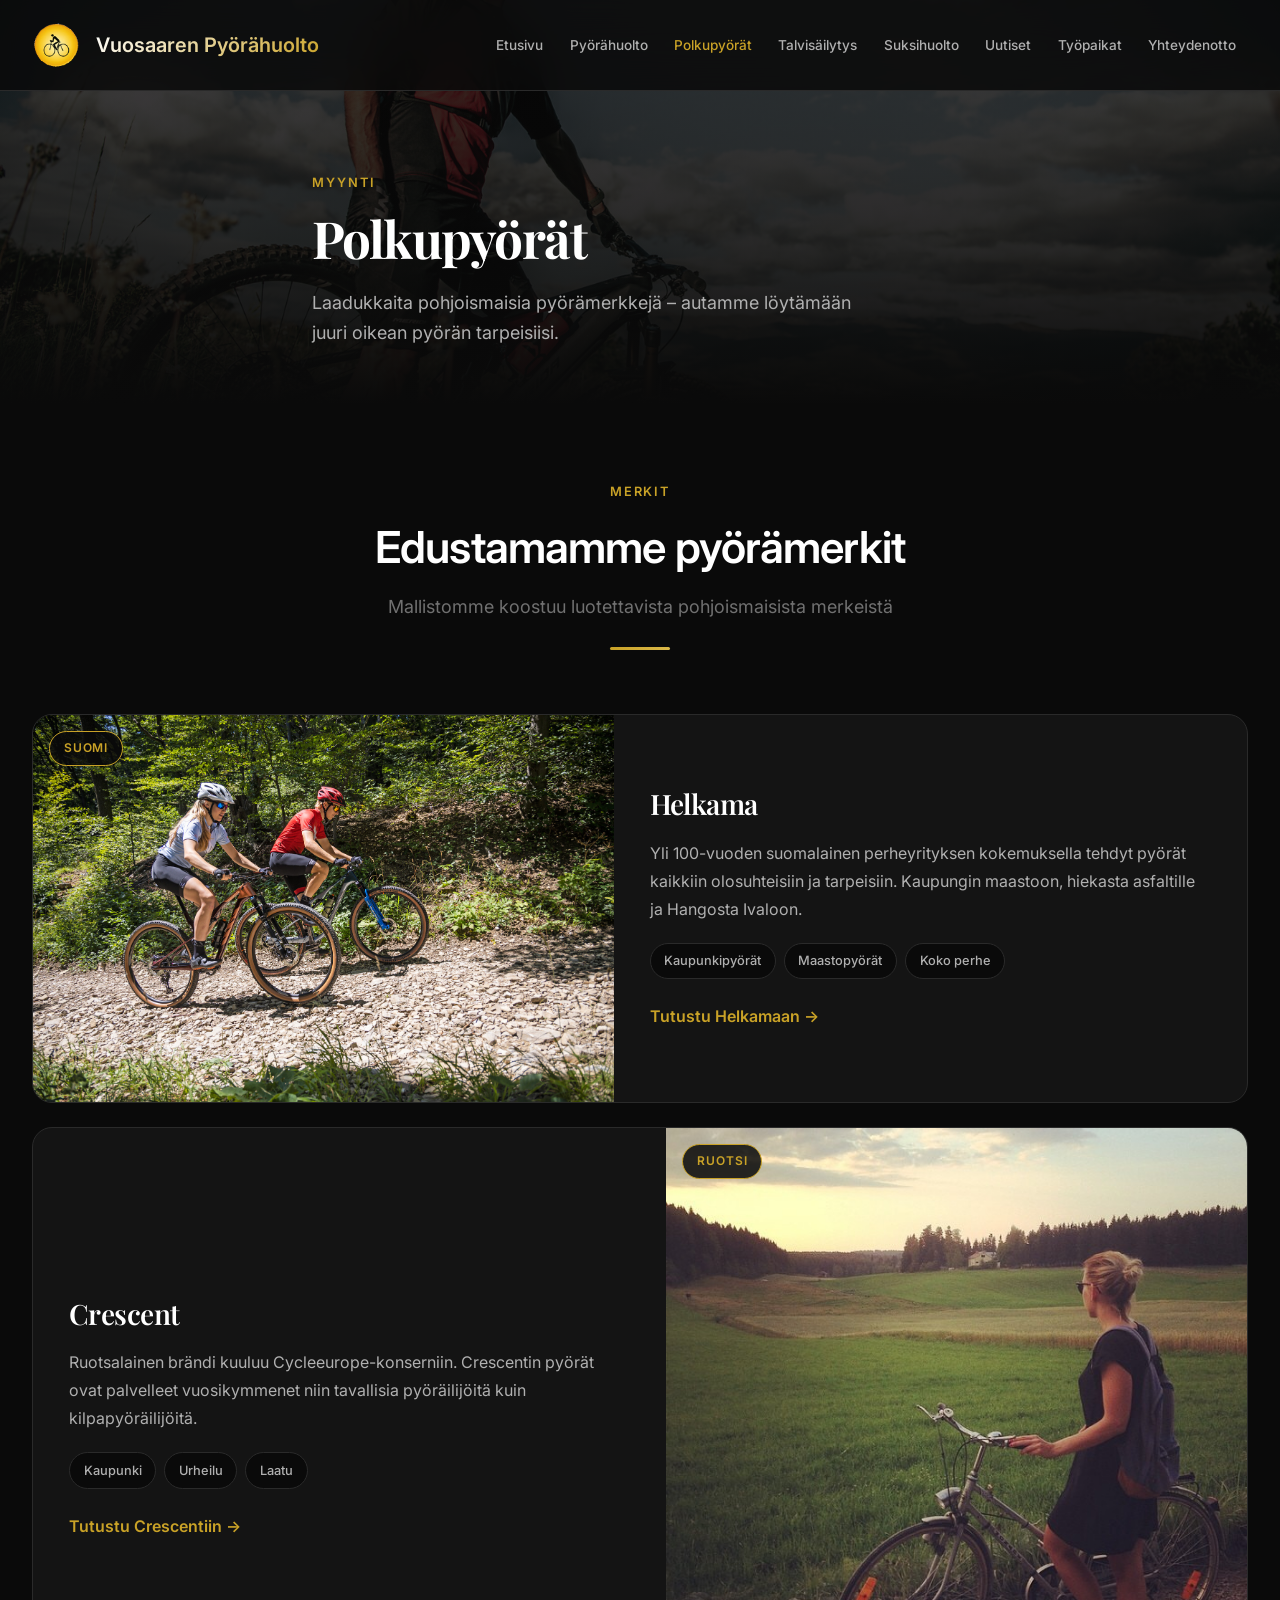
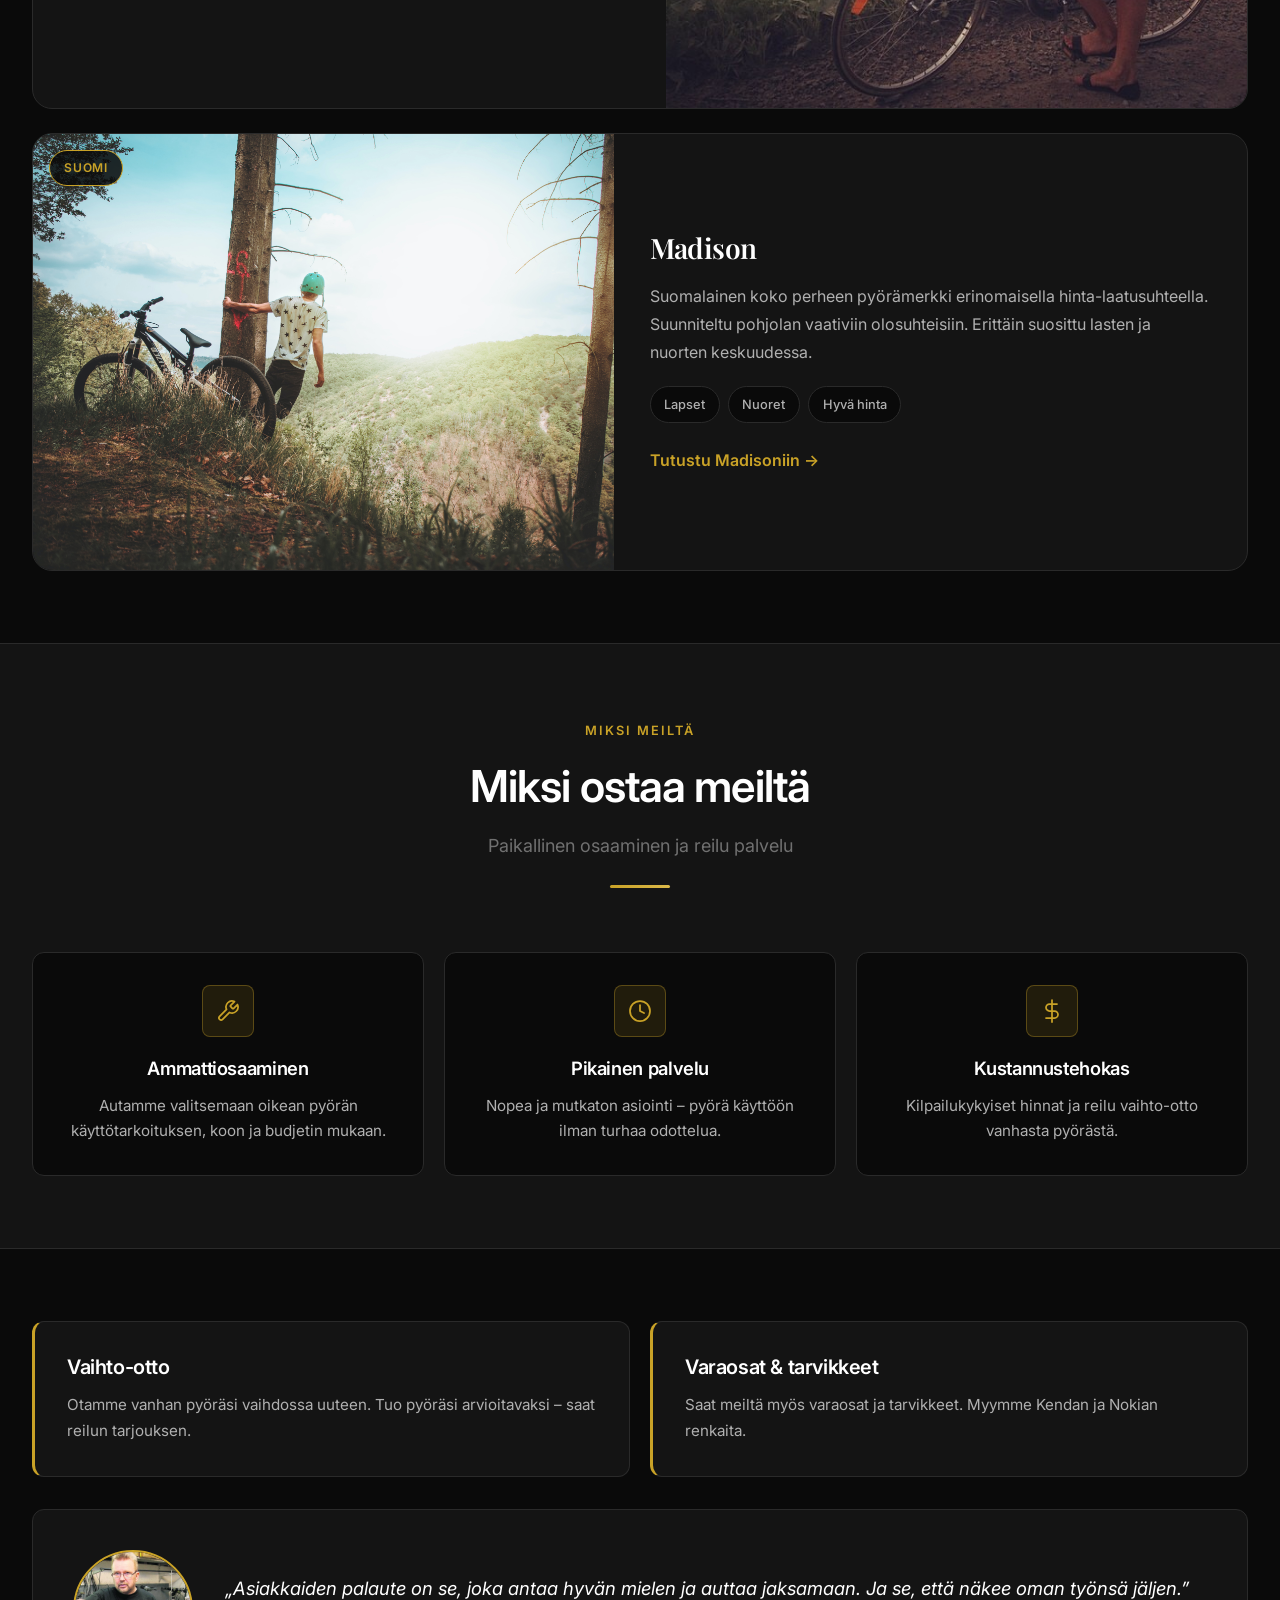
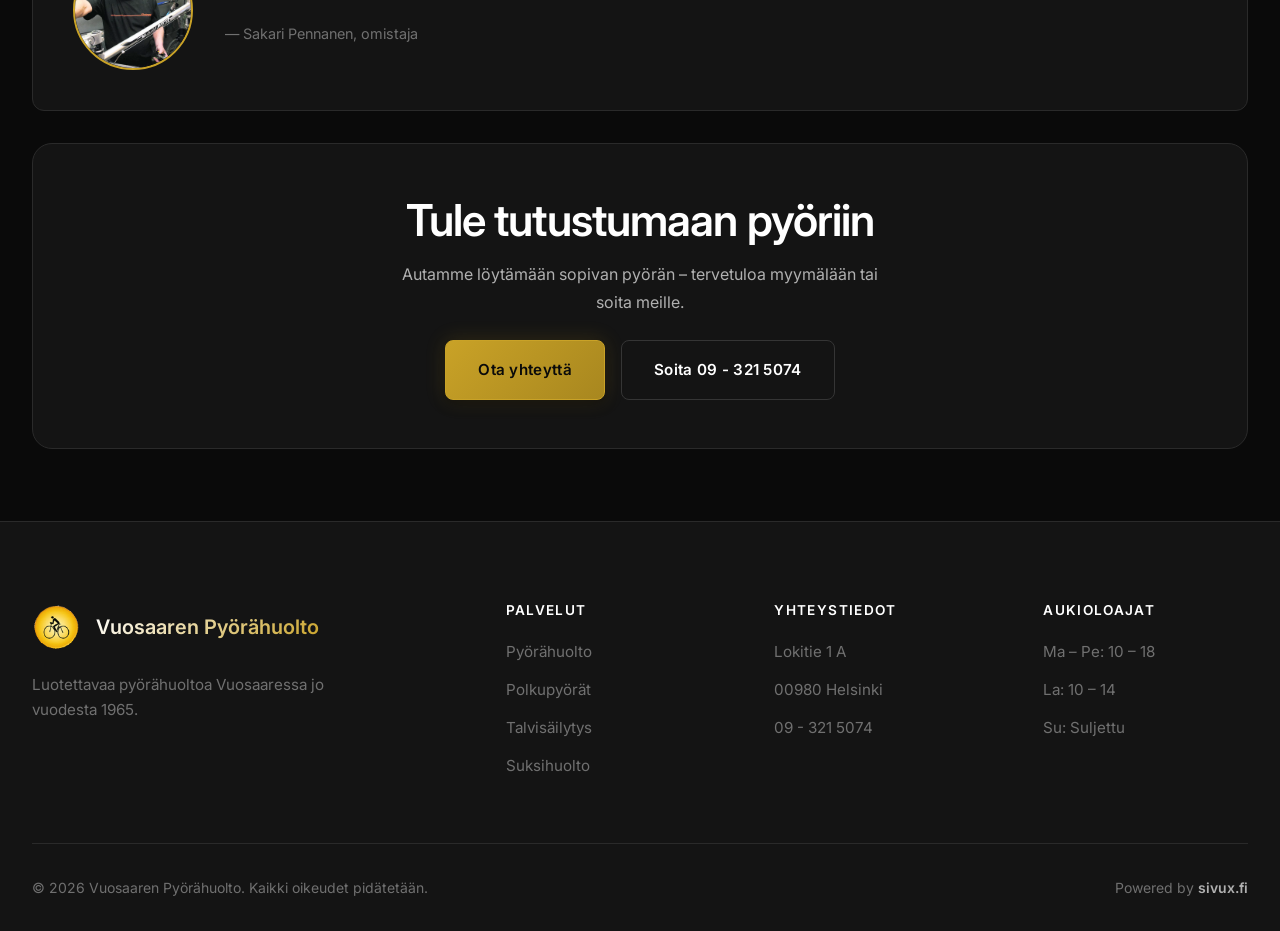
<file: polkupyorat.html>
<!DOCTYPE html>
<html lang="fi">
<head>
    <meta charset="UTF-8">
    <meta name="viewport" content="width=device-width, initial-scale=1.0">
    <meta name="description" content="Edustamme korkealaatuisia pohjoismaisia pyörämerkkejä: Helkama, Crescent ja Madison. Vaihto-otot ja varaosat.">
    <title>Polkupyörät | Vuosaaren Pyörähuolto</title>
    <link rel="preconnect" href="https://fonts.googleapis.com">
    <link rel="preconnect" href="https://fonts.gstatic.com" crossorigin>
    <link href="https://fonts.googleapis.com/css2?family=Inter:wght@400;500;600;700&family=Playfair+Display:wght@600;700&display=swap" rel="stylesheet">
    <link rel="stylesheet" href="styles.css">
</head>
<body>
    <nav class="navbar" id="navbar">
        <div class="container nav-container">
            <a href="index.html" class="logo">
                <img src="logo.png" alt="Vuosaaren Pyörähuolto" class="logo-img">
                <span class="logo-text"><span class="logo-prefix">Vuosaaren </span>Pyörähuolto</span>
            </a>
            <button class="nav-toggle" id="navToggle" aria-label="Avaa valikko">
                <span></span><span></span><span></span>
            </button>
            <ul class="nav-links" id="navLinks">
                <li><a href="index.html">Etusivu</a></li>
                <li><a href="pyorahuolto.html">Pyörähuolto</a></li>
                <li><a href="polkupyorat.html" class="active">Polkupyörät</a></li>
                <li><a href="talvisailytys.html">Talvisäilytys</a></li>
                <li><a href="suksihuolto.html">Suksihuolto</a></li>
                <li><a href="uutiset.html">Uutiset</a></li>
                <li><a href="tyopaikat.html">Työpaikat</a></li>
                <li><a href="yhteydenotto.html">Yhteydenotto</a></li>
            </ul>
        </div>
    </nav>

    <section class="page-hero">
        <div class="page-hero-image">
            <img src="images/Helkama_Pyorailija_Luonnossa.jpeg" alt="Polkupyörät">
        </div>
        <div class="container page-hero-content">
            <span class="section-label">Myynti</span>
            <h1>Polkupyörät</h1>
            <p>Laadukkaita pohjoismaisia pyörämerkkejä – autamme löytämään juuri oikean pyörän tarpeisiisi.</p>
        </div>
    </section>

    <section class="page-section">
        <div class="container">
            <div class="section-header">
                <span class="section-label">Merkit</span>
                <h2>Edustamamme pyörämerkit</h2>
                <p>Mallistomme koostuu luotettavista pohjoismaisista merkeistä</p>
                <div class="section-divider"></div>
            </div>

            <div class="bike-brands">
                <article class="bike-brand">
                    <div class="bike-brand-image">
                        <img src="images/Helkama_Pyorailijoita.jpg" alt="Helkama">
                        <span class="bike-brand-tag">Suomi</span>
                    </div>
                    <div class="bike-brand-body">
                        <h3>Helkama</h3>
                        <p>Yli 100-vuoden suomalainen perheyrityksen kokemuksella tehdyt pyörät kaikkiin olosuhteisiin ja tarpeisiin. Kaupungin maastoon, hiekasta asfaltille ja Hangosta Ivaloon.</p>
                        <div class="bike-brand-features">
                            <span>Kaupunkipyörät</span>
                            <span>Maastopyörät</span>
                            <span>Koko perhe</span>
                        </div>
                        <a href="https://www.helkamavelox.fi/" target="_blank" rel="noopener" class="bike-brand-link">Tutustu Helkamaan →</a>
                    </div>
                </article>

                <article class="bike-brand">
                    <div class="bike-brand-image">
                        <img src="images/crescent.jpg" alt="Crescent">
                        <span class="bike-brand-tag">Ruotsi</span>
                    </div>
                    <div class="bike-brand-body">
                        <h3>Crescent</h3>
                        <p>Ruotsalainen brändi kuuluu Cycleeurope-konserniin. Crescentin pyörät ovat palvelleet vuosikymmenet niin tavallisia pyöräilijöitä kuin kilpapyöräilijöitä.</p>
                        <div class="bike-brand-features">
                            <span>Kaupunki</span>
                            <span>Urheilu</span>
                            <span>Laatu</span>
                        </div>
                        <a href="https://www.crescent.fi/" target="_blank" rel="noopener" class="bike-brand-link">Tutustu Crescentiin →</a>
                    </div>
                </article>

                <article class="bike-brand">
                    <div class="bike-brand-image">
                        <img src="images/Nuori_Metsassa.jpg" alt="Madison">
                        <span class="bike-brand-tag">Suomi</span>
                    </div>
                    <div class="bike-brand-body">
                        <h3>Madison</h3>
                        <p>Suomalainen koko perheen pyörämerkki erinomaisella hinta-laatusuhteella. Suunniteltu pohjolan vaativiin olosuhteisiin. Erittäin suosittu lasten ja nuorten keskuudessa.</p>
                        <div class="bike-brand-features">
                            <span>Lapset</span>
                            <span>Nuoret</span>
                            <span>Hyvä hinta</span>
                        </div>
                        <a href="https://madison.fi/" target="_blank" rel="noopener" class="bike-brand-link">Tutustu Madisoniin →</a>
                    </div>
                </article>
            </div>
        </div>
    </section>

    <section class="page-section alt">
        <div class="container">
            <div class="section-header">
                <span class="section-label">Miksi meiltä</span>
                <h2>Miksi ostaa meiltä</h2>
                <p>Paikallinen osaaminen ja reilu palvelu</p>
                <div class="section-divider"></div>
            </div>

            <div class="bike-benefits">
                <div class="bike-benefit">
                    <span class="bike-benefit-icon">
                        <svg viewBox="0 0 24 24" fill="none" stroke="currentColor" stroke-width="1.75" stroke-linecap="round" stroke-linejoin="round"><path d="M14.7 6.3a1 1 0 0 0 0 1.4l1.6 1.6a1 1 0 0 0 1.4 0l3.77-3.77a6 6 0 0 1-7.94 7.94l-6.91 6.91a2.12 2.12 0 0 1-3-3l6.91-6.91a6 6 0 0 1 7.94-7.94l-3.76 3.76z"/></svg>
                    </span>
                    <h3>Ammattiosaaminen</h3>
                    <p>Autamme valitsemaan oikean pyörän käyttötarkoituksen, koon ja budjetin mukaan.</p>
                </div>
                <div class="bike-benefit">
                    <span class="bike-benefit-icon">
                        <svg viewBox="0 0 24 24" fill="none" stroke="currentColor" stroke-width="1.75" stroke-linecap="round" stroke-linejoin="round"><circle cx="12" cy="12" r="10"/><polyline points="12 6 12 12 16 14"/></svg>
                    </span>
                    <h3>Pikainen palvelu</h3>
                    <p>Nopea ja mutkaton asiointi – pyörä käyttöön ilman turhaa odottelua.</p>
                </div>
                <div class="bike-benefit">
                    <span class="bike-benefit-icon">
                        <svg viewBox="0 0 24 24" fill="none" stroke="currentColor" stroke-width="1.75" stroke-linecap="round" stroke-linejoin="round"><path d="M12 1v22"/><path d="M17 5H9.5a3.5 3.5 0 0 0 0 7h5a3.5 3.5 0 0 1 0 7H6"/></svg>
                    </span>
                    <h3>Kustannustehokas</h3>
                    <p>Kilpailukykyiset hinnat ja reilu vaihto-otto vanhasta pyörästä.</p>
                </div>
            </div>
        </div>
    </section>

    <section class="page-section">
        <div class="container">
            <div class="bike-extras">
                <div class="bike-extra">
                    <h3>Vaihto-otto</h3>
                    <p>Otamme vanhan pyöräsi vaihdossa uuteen. Tuo pyöräsi arvioitavaksi – saat reilun tarjouksen.</p>
                </div>
                <div class="bike-extra">
                    <h3>Varaosat & tarvikkeet</h3>
                    <p>Saat meiltä myös varaosat ja tarvikkeet. Myymme Kendan ja Nokian renkaita.</p>
                </div>
            </div>

            <div class="quote-block bike-quote">
                <img src="images/Sakari_Huolto.png" alt="Sakari Pennanen">
                <div>
                    <blockquote>„Asiakkaiden palaute on se, joka antaa hyvän mielen ja auttaa jaksamaan. Ja se, että näkee oman työnsä jäljen.”</blockquote>
                    <cite>— Sakari Pennanen, omistaja</cite>
                </div>
            </div>

            <div class="cta-box">
                <h2>Tule tutustumaan pyöriin</h2>
                <p>Autamme löytämään sopivan pyörän – tervetuloa myymälään tai soita meille.</p>
                <div class="cta-buttons">
                    <a href="yhteydenotto.html" class="btn btn-primary">Ota yhteyttä</a>
                    <a href="tel:+358932150574" class="btn btn-secondary">Soita 09 - 321 5074</a>
                </div>
            </div>
        </div>
    </section>

    <footer class="footer">
        <div class="container">
            <div class="footer-grid">
                <div class="footer-brand">
                    <a href="index.html" class="logo">
                        <img src="logo.png" alt="Vuosaaren Pyörähuolto" class="logo-img">
                        <span class="logo-text"><span class="logo-prefix">Vuosaaren </span>Pyörähuolto</span>
                    </a>
                    <p>Luotettavaa pyörähuoltoa Vuosaaressa jo vuodesta 1965.</p>
                </div>
                <div class="footer-links">
                    <h4>Palvelut</h4>
                    <ul>
                        <li><a href="pyorahuolto.html">Pyörähuolto</a></li>
                        <li><a href="polkupyorat.html">Polkupyörät</a></li>
                        <li><a href="talvisailytys.html">Talvisäilytys</a></li>
                        <li><a href="suksihuolto.html">Suksihuolto</a></li>
                    </ul>
                </div>
                <div class="footer-links">
                    <h4>Yhteystiedot</h4>
                    <ul>
                        <li>Lokitie 1 A</li>
                        <li>00980 Helsinki</li>
                        <li>09 - 321 5074</li>
                    </ul>
                </div>
                <div class="footer-links">
                    <h4>Aukioloajat</h4>
                    <ul>
                        <li>Ma – Pe: 10 – 18</li>
                        <li>La: 10 – 14</li>
                        <li>Su: Suljettu</li>
                    </ul>
                </div>
            </div>
            <div class="footer-bottom">
                <p>© 2026 Vuosaaren Pyörähuolto. Kaikki oikeudet pidätetään.</p>
                <a href="https://sivux.fi" target="_blank" rel="noopener" class="powered-by">Powered by <strong>sivux.fi</strong></a>
            </div>
        </div>
    </footer>
    <script src="script.js"></script>
</body>
</html>
</file>
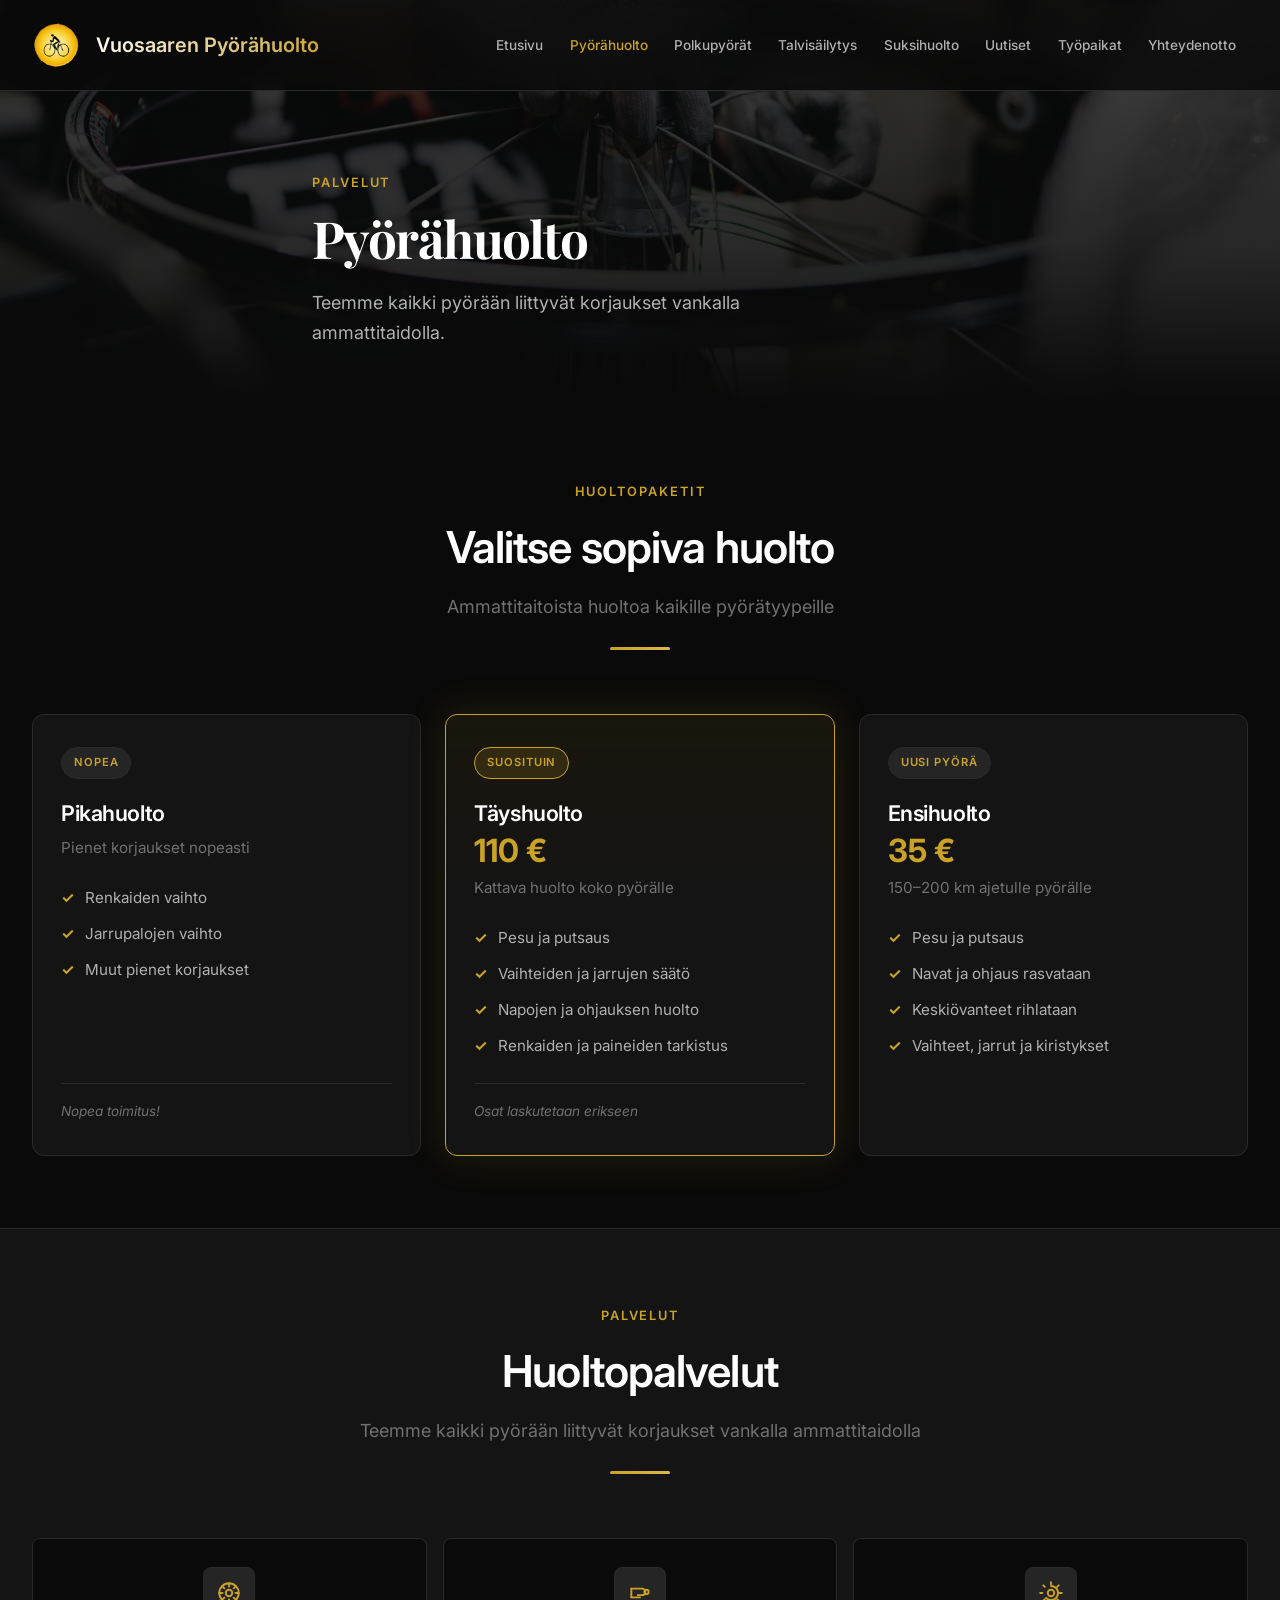
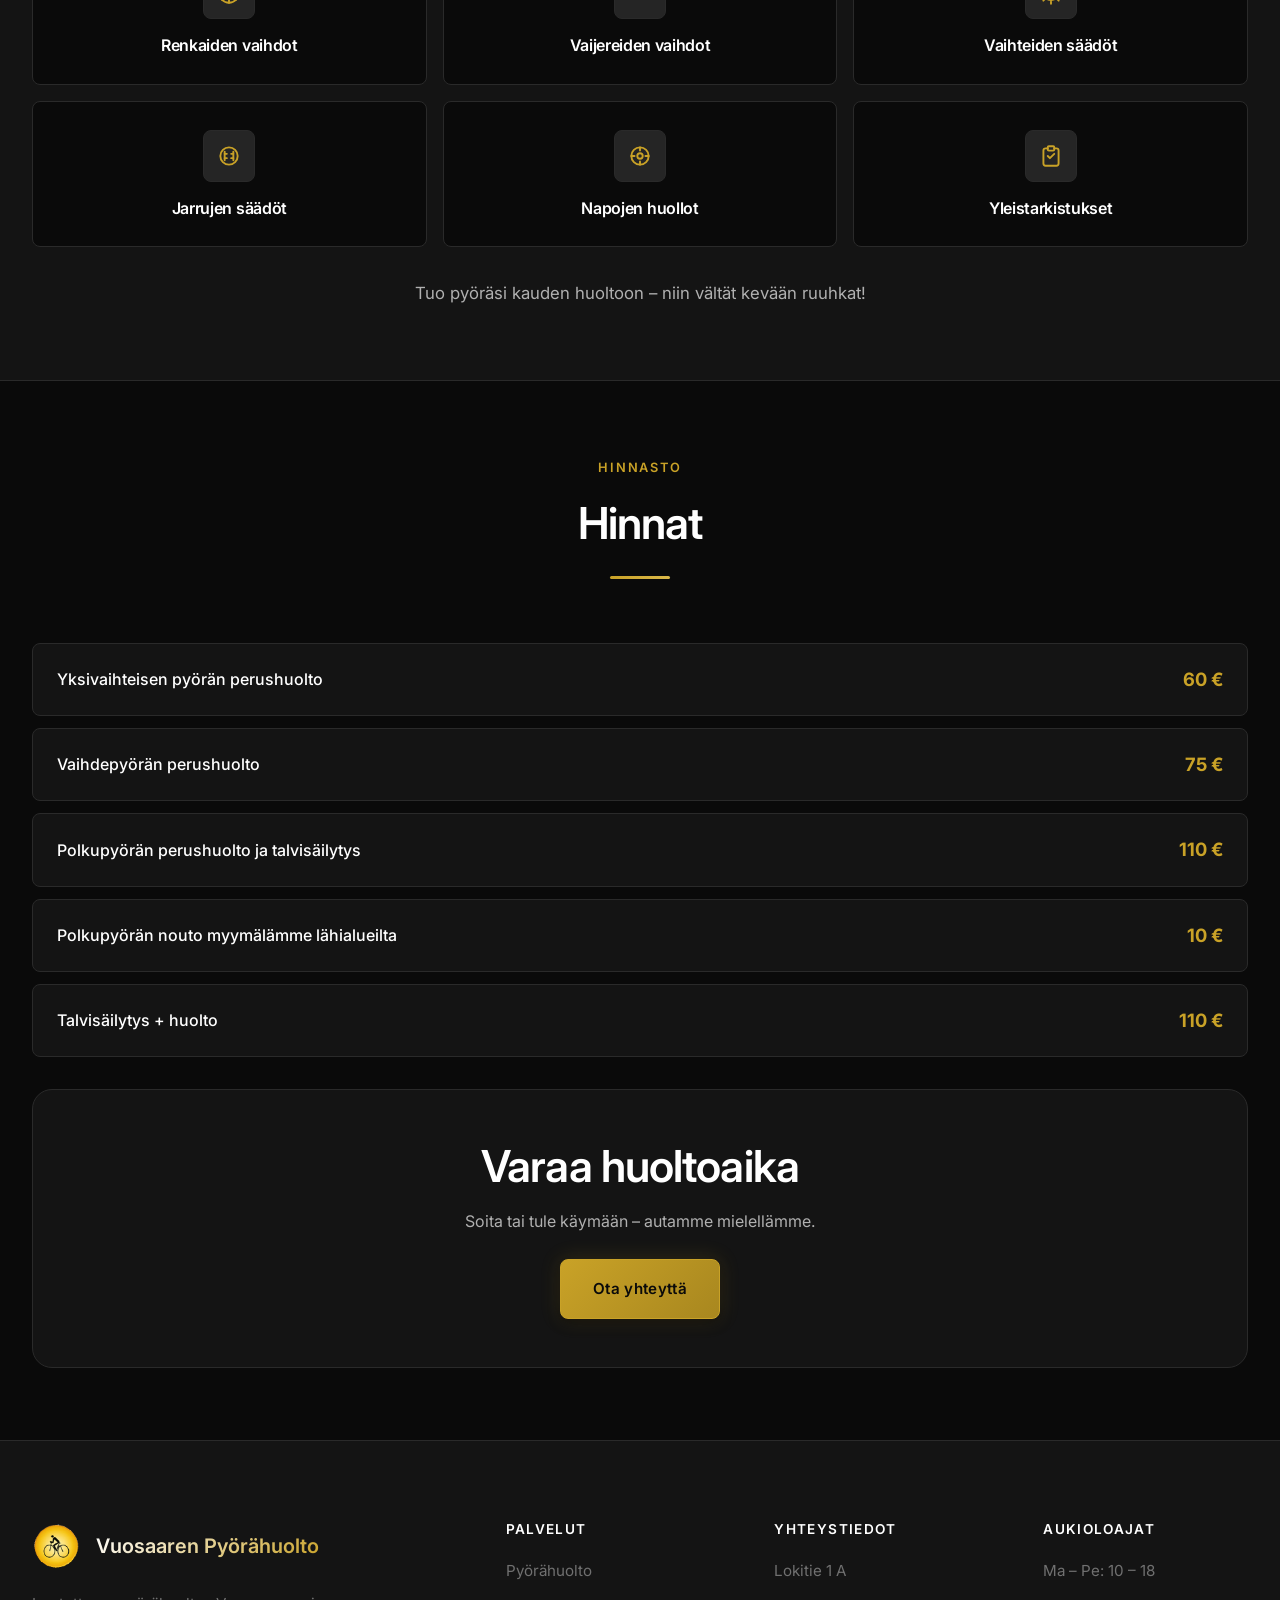
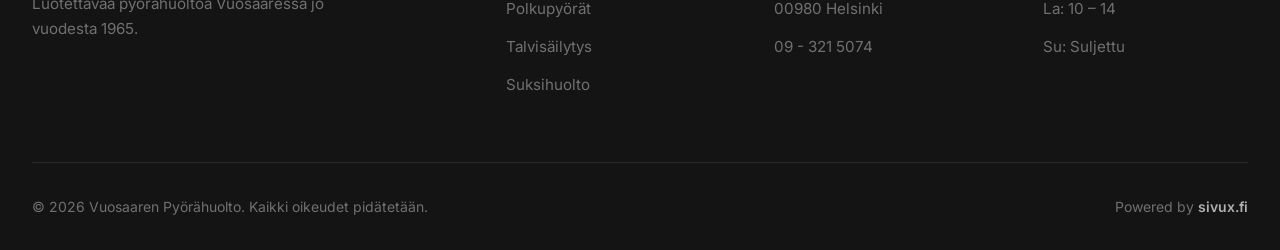
<file: pyorahuolto.html>
<!DOCTYPE html>
<html lang="fi">
<head>
    <meta charset="UTF-8">
    <meta name="viewport" content="width=device-width, initial-scale=1.0">
    <meta name="description" content="Teemme kaikki pyörään liittyvät korjaukset vankalla ammattitaidolla. Pikahuolto, täyshuolto ja perushuollot.">
    <title>Pyörähuolto | Vuosaaren Pyörähuolto</title>
    <link rel="preconnect" href="https://fonts.googleapis.com">
    <link rel="preconnect" href="https://fonts.gstatic.com" crossorigin>
    <link href="https://fonts.googleapis.com/css2?family=Inter:wght@400;500;600;700&family=Playfair+Display:wght@600;700&display=swap" rel="stylesheet">
    <link rel="stylesheet" href="styles.css">
</head>
<body>
    <nav class="navbar" id="navbar">
        <div class="container nav-container">
            <a href="index.html" class="logo">
                <img src="logo.png" alt="Vuosaaren Pyörähuolto" class="logo-img">
                <span class="logo-text"><span class="logo-prefix">Vuosaaren </span>Pyörähuolto</span>
            </a>
            <button class="nav-toggle" id="navToggle" aria-label="Avaa valikko">
                <span></span><span></span><span></span>
            </button>
            <ul class="nav-links" id="navLinks">
                <li><a href="index.html">Etusivu</a></li>
                <li><a href="pyorahuolto.html" class="active">Pyörähuolto</a></li>
                <li><a href="polkupyorat.html">Polkupyörät</a></li>
                <li><a href="talvisailytys.html">Talvisäilytys</a></li>
                <li><a href="suksihuolto.html">Suksihuolto</a></li>
                <li><a href="uutiset.html">Uutiset</a></li>
                <li><a href="tyopaikat.html">Työpaikat</a></li>
                <li><a href="yhteydenotto.html">Yhteydenotto</a></li>
            </ul>
        </div>
    </nav>

    <section class="page-hero">
        <div class="page-hero-image">
            <img src="images/pyorahuolto.jpeg" alt="Pyörähuolto">
        </div>
        <div class="container page-hero-content">
            <span class="section-label">Palvelut</span>
            <h1>Pyörähuolto</h1>
            <p>Teemme kaikki pyörään liittyvät korjaukset vankalla ammattitaidolla.</p>
        </div>
    </section>

    <section class="page-section">
        <div class="container">
            <div class="section-header">
                <span class="section-label">Huoltopaketit</span>
                <h2>Valitse sopiva huolto</h2>
                <p>Ammattitaitoista huoltoa kaikille pyörätyypeille</p>
                <div class="section-divider"></div>
            </div>

            <div class="service-packages">
                <div class="service-package">
                    <div class="package-badge">Nopea</div>
                    <h3>Pikahuolto</h3>
                    <p class="package-desc">Pienet korjaukset nopeasti</p>
                    <ul class="package-list">
                        <li>Renkaiden vaihto</li>
                        <li>Jarrupalojen vaihto</li>
                        <li>Muut pienet korjaukset</li>
                    </ul>
                    <p class="package-note">Nopea toimitus!</p>
                </div>

                <div class="service-package featured">
                    <div class="package-badge">Suosituin</div>
                    <h3>Täyshuolto</h3>
                    <p class="package-price">110 €</p>
                    <p class="package-desc">Kattava huolto koko pyörälle</p>
                    <ul class="package-list">
                        <li>Pesu ja putsaus</li>
                        <li>Vaihteiden ja jarrujen säätö</li>
                        <li>Napojen ja ohjauksen huolto</li>
                        <li>Renkaiden ja paineiden tarkistus</li>
                    </ul>
                    <p class="package-note">Osat laskutetaan erikseen</p>
                </div>

                <div class="service-package">
                    <div class="package-badge">Uusi pyörä</div>
                    <h3>Ensihuolto</h3>
                    <p class="package-price">35 €</p>
                    <p class="package-desc">150–200 km ajetulle pyörälle</p>
                    <ul class="package-list">
                        <li>Pesu ja putsaus</li>
                        <li>Navat ja ohjaus rasvataan</li>
                        <li>Keskiövanteet rihlataan</li>
                        <li>Vaihteet, jarrut ja kiristykset</li>
                    </ul>
                </div>
            </div>
        </div>
    </section>

    <section class="page-section alt">
        <div class="container">
            <div class="section-header">
                <span class="section-label">Palvelut</span>
                <h2>Huoltopalvelut</h2>
                <p>Teemme kaikki pyörään liittyvät korjaukset vankalla ammattitaidolla</p>
                <div class="section-divider"></div>
            </div>

            <div class="service-boxes">
                <div class="service-box">
                    <span class="service-box-icon" aria-hidden="true">
                        <svg viewBox="0 0 24 24" fill="none" stroke="currentColor" stroke-width="1.75" stroke-linecap="round" stroke-linejoin="round">
                            <circle cx="12" cy="12" r="9"/>
                            <circle cx="12" cy="12" r="3"/>
                            <path d="M12 3v3M12 18v3M3 12h3M18 12h3M5.6 5.6l2.1 2.1M16.3 16.3l2.1 2.1M5.6 18.4l2.1-2.1M16.3 7.7l2.1-2.1"/>
                        </svg>
                    </span>
                    <h3>Renkaiden vaihdot</h3>
                </div>
                <div class="service-box">
                    <span class="service-box-icon" aria-hidden="true">
                        <svg viewBox="0 0 24 24" fill="none" stroke="currentColor" stroke-width="1.75" stroke-linecap="round" stroke-linejoin="round">
                            <path d="M4 8h10a3 3 0 0 1 0 6H10"/>
                            <path d="M4 16h8"/>
                            <circle cx="18" cy="11" r="2"/>
                            <path d="M4 8v8"/>
                        </svg>
                    </span>
                    <h3>Vaijereiden vaihdot</h3>
                </div>
                <div class="service-box">
                    <span class="service-box-icon" aria-hidden="true">
                        <svg viewBox="0 0 24 24" fill="none" stroke="currentColor" stroke-width="1.75" stroke-linecap="round" stroke-linejoin="round">
                            <circle cx="12" cy="12" r="3"/>
                            <path d="M12 2v2M12 20v2M2 12h2M20 12h2M4.9 4.9l1.4 1.4M17.7 17.7l1.4 1.4M4.9 19.1l1.4-1.4M17.7 6.3l1.4-1.4"/>
                            <path d="M12 5.5a6.5 6.5 0 1 1-4.6 11.1"/>
                        </svg>
                    </span>
                    <h3>Vaihteiden säädöt</h3>
                </div>
                <div class="service-box">
                    <span class="service-box-icon" aria-hidden="true">
                        <svg viewBox="0 0 24 24" fill="none" stroke="currentColor" stroke-width="1.75" stroke-linecap="round" stroke-linejoin="round">
                            <circle cx="12" cy="12" r="8"/>
                            <path d="M8 8v8"/>
                            <path d="M16 8v8"/>
                            <path d="M8 10h2"/>
                            <path d="M14 10h2"/>
                            <path d="M8 14h2"/>
                            <path d="M14 14h2"/>
                        </svg>
                    </span>
                    <h3>Jarrujen säädöt</h3>
                </div>
                <div class="service-box">
                    <span class="service-box-icon" aria-hidden="true">
                        <svg viewBox="0 0 24 24" fill="none" stroke="currentColor" stroke-width="1.75" stroke-linecap="round" stroke-linejoin="round">
                            <circle cx="12" cy="12" r="8"/>
                            <circle cx="12" cy="12" r="2.5"/>
                            <path d="M12 4v3M12 17v3M4 12h3M17 12h3"/>
                        </svg>
                    </span>
                    <h3>Napojen huollot</h3>
                </div>
                <div class="service-box">
                    <span class="service-box-icon" aria-hidden="true">
                        <svg viewBox="0 0 24 24" fill="none" stroke="currentColor" stroke-width="1.75" stroke-linecap="round" stroke-linejoin="round">
                            <path d="M9 5H7a2 2 0 0 0-2 2v12a2 2 0 0 0 2 2h10a2 2 0 0 0 2-2V7a2 2 0 0 0-2-2h-2"/>
                            <rect x="9" y="3" width="6" height="4" rx="1"/>
                            <path d="M9 12l2 2 4-4"/>
                        </svg>
                    </span>
                    <h3>Yleistarkistukset</h3>
                </div>
            </div>

            <p class="service-tip">Tuo pyöräsi kauden huoltoon – niin vältät kevään ruuhkat!</p>
        </div>
    </section>

    <section class="page-section">
        <div class="container">
            <div class="section-header">
                <span class="section-label">Hinnasto</span>
                <h2>Hinnat</h2>
                <div class="section-divider"></div>
            </div>

            <div class="price-list">
                <div class="price-item">
                    <span>Yksivaihteisen pyörän perushuolto</span>
                    <strong>60 €</strong>
                </div>
                <div class="price-item">
                    <span>Vaihdepyörän perushuolto</span>
                    <strong>75 €</strong>
                </div>
                <div class="price-item">
                    <span>Polkupyörän perushuolto ja talvisäilytys</span>
                    <strong>110 €</strong>
                </div>
                <div class="price-item">
                    <span>Polkupyörän nouto myymälämme lähialueilta</span>
                    <strong>10 €</strong>
                </div>
                <div class="price-item">
                    <span>Talvisäilytys + huolto</span>
                    <strong>110 €</strong>
                </div>
            </div>

            <div class="cta-box">
                <h2>Varaa huoltoaika</h2>
                <p>Soita tai tule käymään – autamme mielellämme.</p>
                <a href="yhteydenotto.html" class="btn btn-primary">Ota yhteyttä</a>
            </div>
        </div>
    </section>

    <footer class="footer">
        <div class="container">
            <div class="footer-grid">
                <div class="footer-brand">
                    <a href="index.html" class="logo">
                        <img src="logo.png" alt="Vuosaaren Pyörähuolto" class="logo-img">
                        <span class="logo-text"><span class="logo-prefix">Vuosaaren </span>Pyörähuolto</span>
                    </a>
                    <p>Luotettavaa pyörähuoltoa Vuosaaressa jo vuodesta 1965.</p>
                </div>
                <div class="footer-links">
                    <h4>Palvelut</h4>
                    <ul>
                        <li><a href="pyorahuolto.html">Pyörähuolto</a></li>
                        <li><a href="polkupyorat.html">Polkupyörät</a></li>
                        <li><a href="talvisailytys.html">Talvisäilytys</a></li>
                        <li><a href="suksihuolto.html">Suksihuolto</a></li>
                    </ul>
                </div>
                <div class="footer-links">
                    <h4>Yhteystiedot</h4>
                    <ul>
                        <li>Lokitie 1 A</li>
                        <li>00980 Helsinki</li>
                        <li>09 - 321 5074</li>
                    </ul>
                </div>
                <div class="footer-links">
                    <h4>Aukioloajat</h4>
                    <ul>
                        <li>Ma – Pe: 10 – 18</li>
                        <li>La: 10 – 14</li>
                        <li>Su: Suljettu</li>
                    </ul>
                </div>
            </div>
            <div class="footer-bottom">
                <p>© 2026 Vuosaaren Pyörähuolto. Kaikki oikeudet pidätetään.</p>
                <a href="https://sivux.fi" target="_blank" rel="noopener" class="powered-by">Powered by <strong>sivux.fi</strong></a>
            </div>
        </div>
    </footer>
    <script src="script.js"></script>
</body>
</html>
</file>
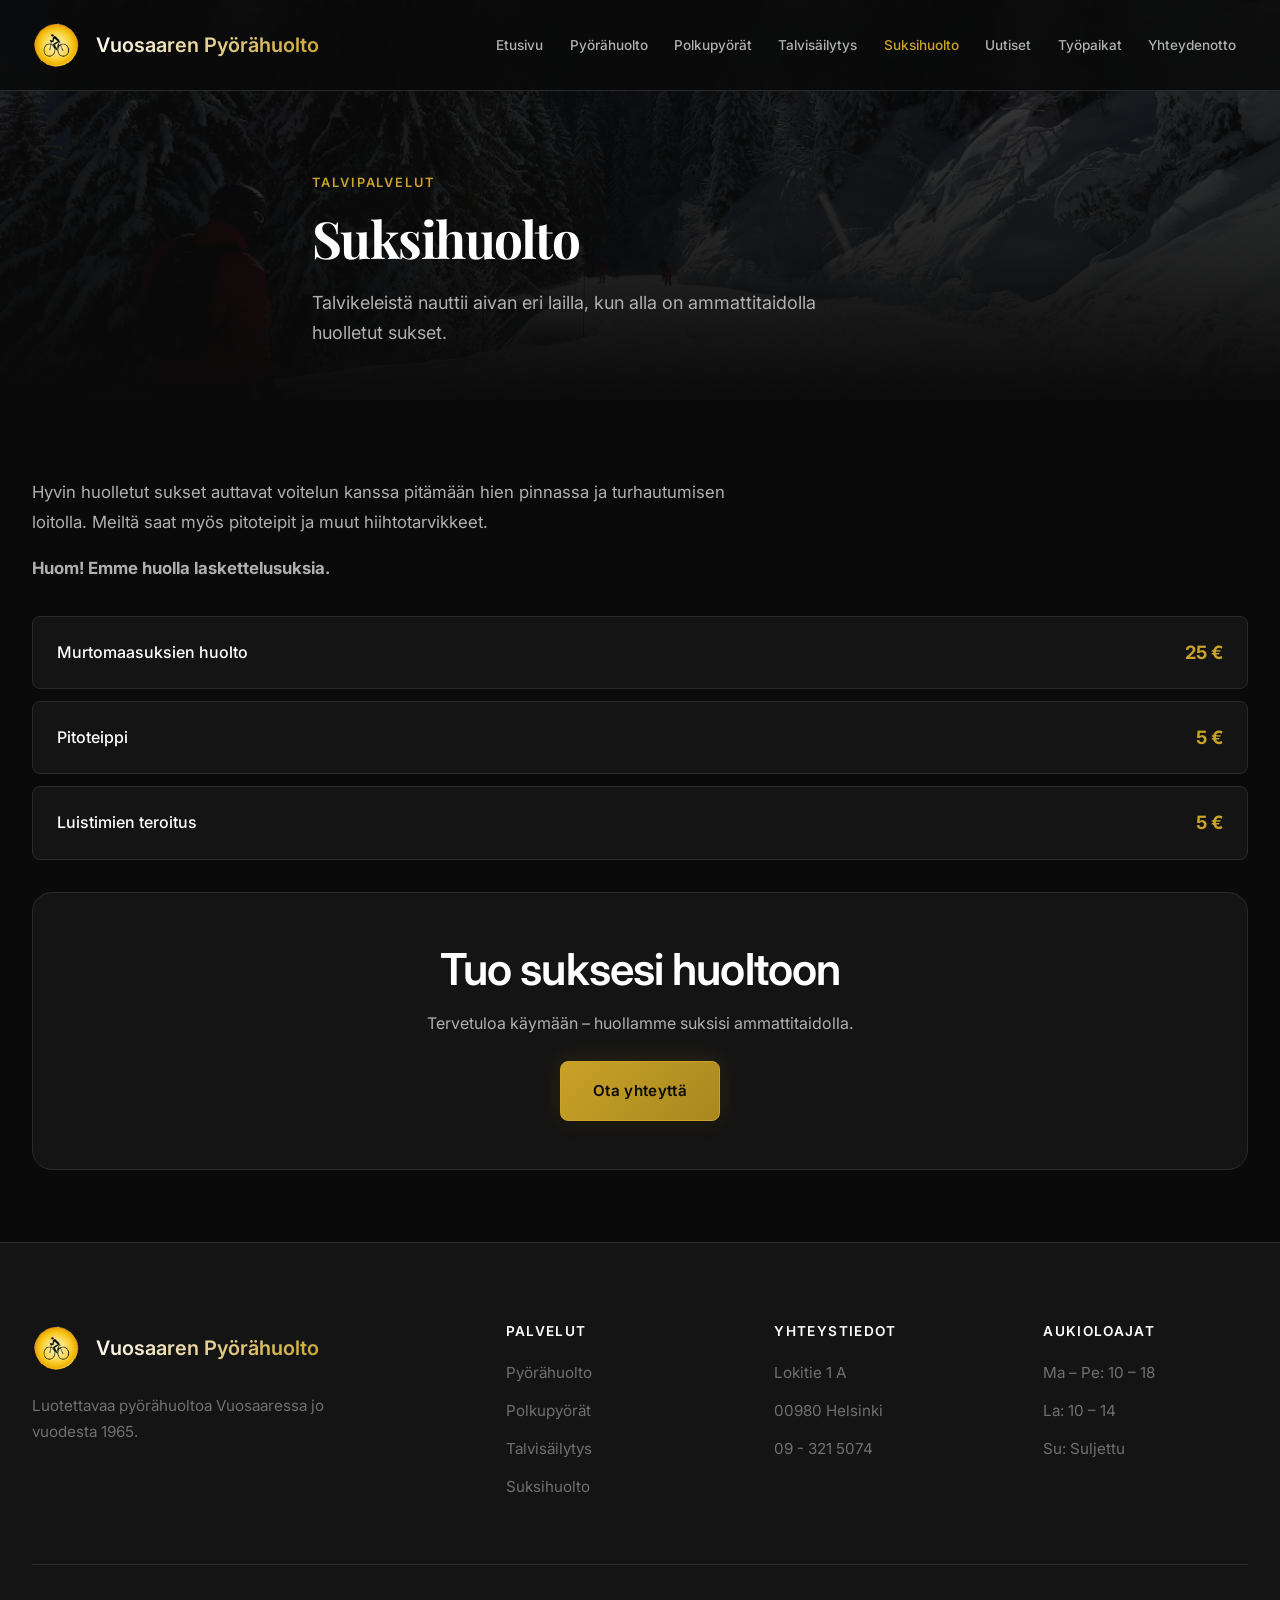
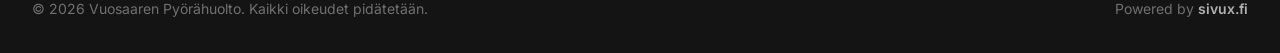
<file: suksihuolto.html>
<!DOCTYPE html>
<html lang="fi">
<head>
    <meta charset="UTF-8">
    <meta name="viewport" content="width=device-width, initial-scale=1.0">
    <meta name="description" content="Ammattitaitoinen murtomaasuksien huolto. Huolto 25 €, pitoteippi 5 €. Luistimien teroitus 5 €.">
    <title>Suksihuolto | Vuosaaren Pyörähuolto</title>
    <link rel="preconnect" href="https://fonts.googleapis.com">
    <link rel="preconnect" href="https://fonts.gstatic.com" crossorigin>
    <link href="https://fonts.googleapis.com/css2?family=Inter:wght@400;500;600;700&family=Playfair+Display:wght@600;700&display=swap" rel="stylesheet">
    <link rel="stylesheet" href="styles.css">
</head>
<body>
    <nav class="navbar" id="navbar">
        <div class="container nav-container">
            <a href="index.html" class="logo">
                <img src="logo.png" alt="Vuosaaren Pyörähuolto" class="logo-img">
                <span class="logo-text"><span class="logo-prefix">Vuosaaren </span>Pyörähuolto</span>
            </a>
            <button class="nav-toggle" id="navToggle" aria-label="Avaa valikko">
                <span></span><span></span><span></span>
            </button>
            <ul class="nav-links" id="navLinks">
                <li><a href="index.html">Etusivu</a></li>
                <li><a href="pyorahuolto.html">Pyörähuolto</a></li>
                <li><a href="polkupyorat.html">Polkupyörät</a></li>
                <li><a href="talvisailytys.html">Talvisäilytys</a></li>
                <li><a href="suksihuolto.html" class="active">Suksihuolto</a></li>
                <li><a href="uutiset.html">Uutiset</a></li>
                <li><a href="tyopaikat.html">Työpaikat</a></li>
                <li><a href="yhteydenotto.html">Yhteydenotto</a></li>
            </ul>
        </div>
    </nav>

    <section class="page-hero">
        <div class="page-hero-image">
            <img src="images/Sukset.jpg" alt="Suksihuolto">
        </div>
        <div class="container page-hero-content">
            <span class="section-label">Talvipalvelut</span>
            <h1>Suksihuolto</h1>
            <p>Talvikeleistä nauttii aivan eri lailla, kun alla on ammattitaidolla huolletut sukset.</p>
        </div>
    </section>

    <section class="page-section">
        <div class="container">
            <div class="content-block">
                <p>Hyvin huolletut sukset auttavat voitelun kanssa pitämään hien pinnassa ja turhautumisen loitolla. Meiltä saat myös pitoteipit ja muut hiihtotarvikkeet.</p>
                <p><strong>Huom! Emme huolla laskettelusuksia.</strong></p>
            </div>

            <div class="price-list">
                <div class="price-item">
                    <span>Murtomaasuksien huolto</span>
                    <strong>25 €</strong>
                </div>
                <div class="price-item">
                    <span>Pitoteippi</span>
                    <strong>5 €</strong>
                </div>
                <div class="price-item">
                    <span>Luistimien teroitus</span>
                    <strong>5 €</strong>
                </div>
            </div>

            <div class="cta-box">
                <h2>Tuo suksesi huoltoon</h2>
                <p>Tervetuloa käymään – huollamme suksisi ammattitaidolla.</p>
                <a href="yhteydenotto.html" class="btn btn-primary">Ota yhteyttä</a>
            </div>
        </div>
    </section>

    <footer class="footer">
        <div class="container">
            <div class="footer-grid">
                <div class="footer-brand">
                    <a href="index.html" class="logo">
                        <img src="logo.png" alt="Vuosaaren Pyörähuolto" class="logo-img">
                        <span class="logo-text"><span class="logo-prefix">Vuosaaren </span>Pyörähuolto</span>
                    </a>
                    <p>Luotettavaa pyörähuoltoa Vuosaaressa jo vuodesta 1965.</p>
                </div>
                <div class="footer-links">
                    <h4>Palvelut</h4>
                    <ul>
                        <li><a href="pyorahuolto.html">Pyörähuolto</a></li>
                        <li><a href="polkupyorat.html">Polkupyörät</a></li>
                        <li><a href="talvisailytys.html">Talvisäilytys</a></li>
                        <li><a href="suksihuolto.html">Suksihuolto</a></li>
                    </ul>
                </div>
                <div class="footer-links">
                    <h4>Yhteystiedot</h4>
                    <ul>
                        <li>Lokitie 1 A</li>
                        <li>00980 Helsinki</li>
                        <li>09 - 321 5074</li>
                    </ul>
                </div>
                <div class="footer-links">
                    <h4>Aukioloajat</h4>
                    <ul>
                        <li>Ma – Pe: 10 – 18</li>
                        <li>La: 10 – 14</li>
                        <li>Su: Suljettu</li>
                    </ul>
                </div>
            </div>
            <div class="footer-bottom">
                <p>© 2026 Vuosaaren Pyörähuolto. Kaikki oikeudet pidätetään.</p>
                <a href="https://sivux.fi" target="_blank" rel="noopener" class="powered-by">Powered by <strong>sivux.fi</strong></a>
            </div>
        </div>
    </footer>
    <script src="script.js"></script>
</body>
</html>
</file>
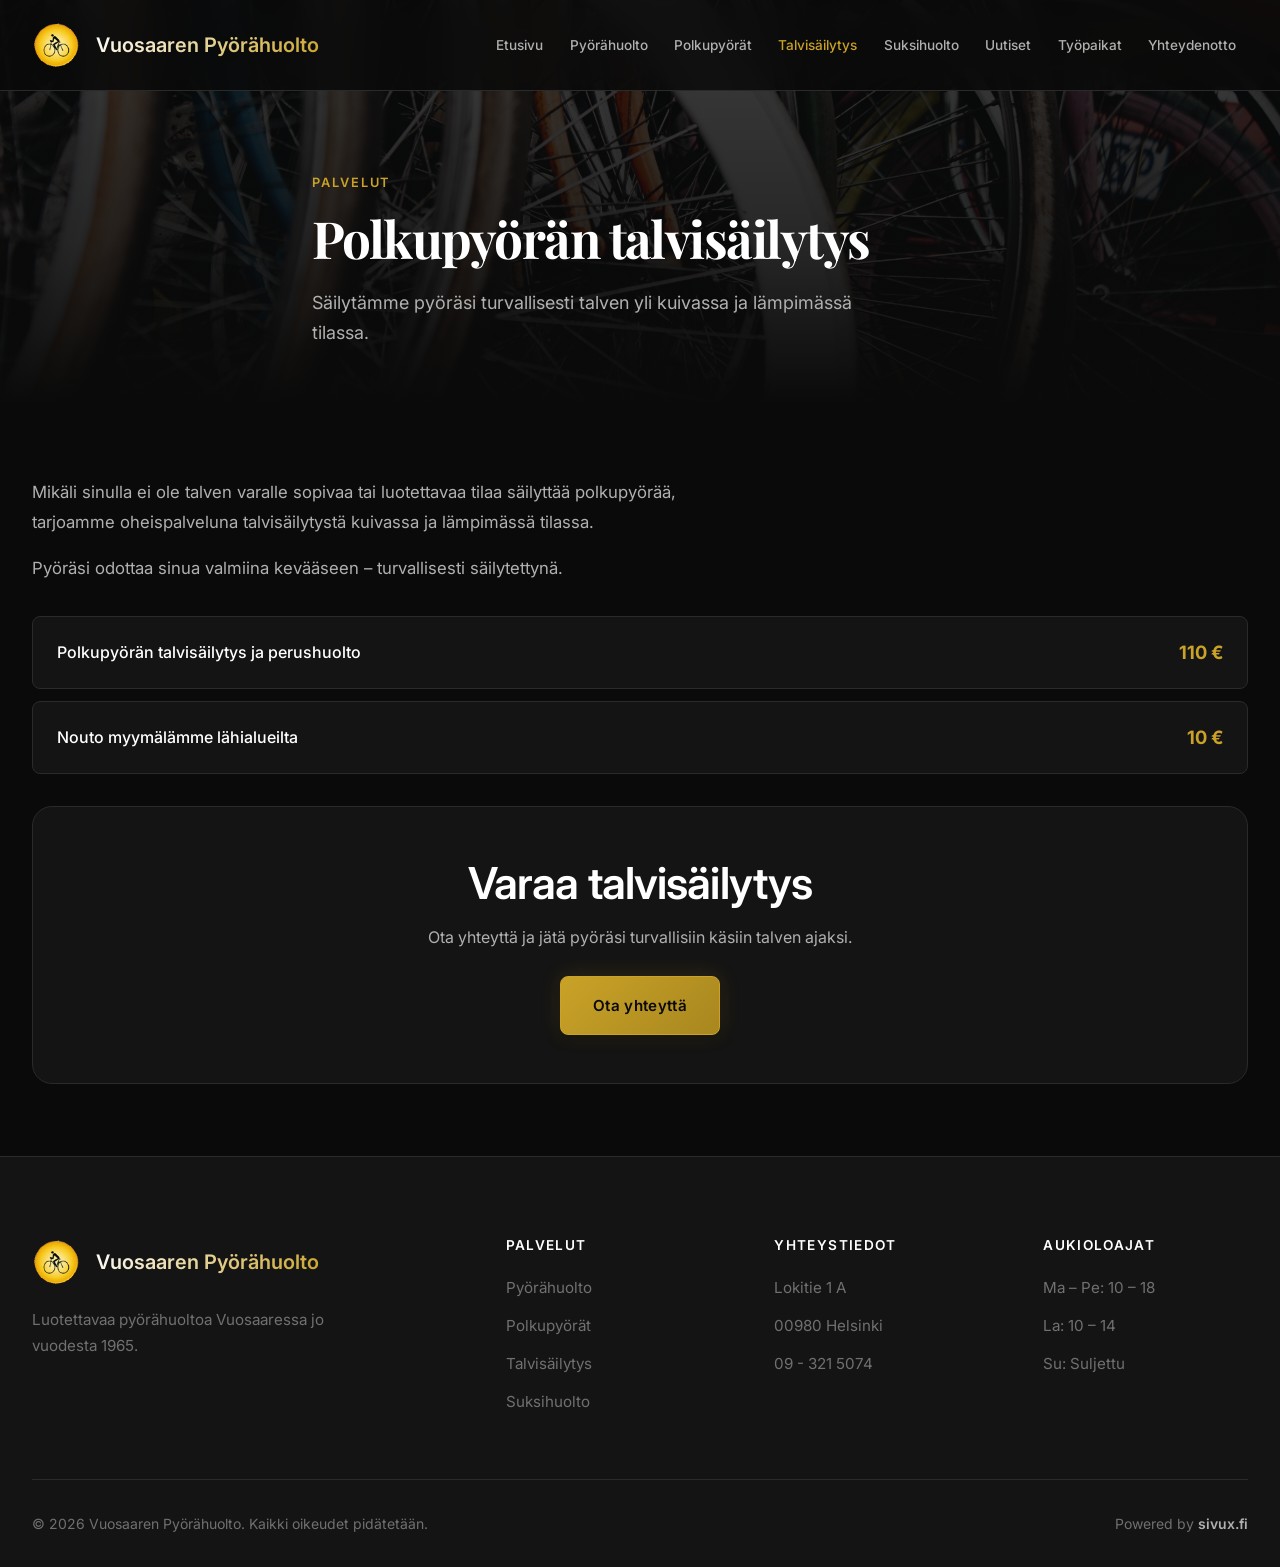
<file: talvisailytys.html>
<!DOCTYPE html>
<html lang="fi">
<head>
    <meta charset="UTF-8">
    <meta name="viewport" content="width=device-width, initial-scale=1.0">
    <meta name="description" content="Polkupyörän talvisäilytys kuivassa ja lämpimässä tilassa. Talvisäilytys ja perushuolto 110 €.">
    <title>Talvisäilytys | Vuosaaren Pyörähuolto</title>
    <link rel="preconnect" href="https://fonts.googleapis.com">
    <link rel="preconnect" href="https://fonts.gstatic.com" crossorigin>
    <link href="https://fonts.googleapis.com/css2?family=Inter:wght@400;500;600;700&family=Playfair+Display:wght@600;700&display=swap" rel="stylesheet">
    <link rel="stylesheet" href="styles.css">
</head>
<body>
    <nav class="navbar" id="navbar">
        <div class="container nav-container">
            <a href="index.html" class="logo">
                <img src="logo.png" alt="Vuosaaren Pyörähuolto" class="logo-img">
                <span class="logo-text"><span class="logo-prefix">Vuosaaren </span>Pyörähuolto</span>
            </a>
            <button class="nav-toggle" id="navToggle" aria-label="Avaa valikko">
                <span></span><span></span><span></span>
            </button>
            <ul class="nav-links" id="navLinks">
                <li><a href="index.html">Etusivu</a></li>
                <li><a href="pyorahuolto.html">Pyörähuolto</a></li>
                <li><a href="polkupyorat.html">Polkupyörät</a></li>
                <li><a href="talvisailytys.html" class="active">Talvisäilytys</a></li>
                <li><a href="suksihuolto.html">Suksihuolto</a></li>
                <li><a href="uutiset.html">Uutiset</a></li>
                <li><a href="tyopaikat.html">Työpaikat</a></li>
                <li><a href="yhteydenotto.html">Yhteydenotto</a></li>
            </ul>
        </div>
    </nav>

    <section class="page-hero">
        <div class="page-hero-image">
            <img src="images/Varasto.jpg" alt="Talvisäilytys">
        </div>
        <div class="container page-hero-content">
            <span class="section-label">Palvelut</span>
            <h1>Polkupyörän talvisäilytys</h1>
            <p>Säilytämme pyöräsi turvallisesti talven yli kuivassa ja lämpimässä tilassa.</p>
        </div>
    </section>

    <section class="page-section">
        <div class="container">
            <div class="content-block">
                <p>Mikäli sinulla ei ole talven varalle sopivaa tai luotettavaa tilaa säilyttää polkupyörää, tarjoamme oheispalveluna talvisäilytystä kuivassa ja lämpimässä tilassa.</p>
                <p>Pyöräsi odottaa sinua valmiina kevääseen – turvallisesti säilytettynä.</p>
            </div>

            <div class="price-list">
                <div class="price-item">
                    <span>Polkupyörän talvisäilytys ja perushuolto</span>
                    <strong>110 €</strong>
                </div>
                <div class="price-item">
                    <span>Nouto myymälämme lähialueilta</span>
                    <strong>10 €</strong>
                </div>
            </div>

            <div class="cta-box">
                <h2>Varaa talvisäilytys</h2>
                <p>Ota yhteyttä ja jätä pyöräsi turvallisiin käsiin talven ajaksi.</p>
                <a href="yhteydenotto.html" class="btn btn-primary">Ota yhteyttä</a>
            </div>
        </div>
    </section>

    <footer class="footer">
        <div class="container">
            <div class="footer-grid">
                <div class="footer-brand">
                    <a href="index.html" class="logo">
                        <img src="logo.png" alt="Vuosaaren Pyörähuolto" class="logo-img">
                        <span class="logo-text"><span class="logo-prefix">Vuosaaren </span>Pyörähuolto</span>
                    </a>
                    <p>Luotettavaa pyörähuoltoa Vuosaaressa jo vuodesta 1965.</p>
                </div>
                <div class="footer-links">
                    <h4>Palvelut</h4>
                    <ul>
                        <li><a href="pyorahuolto.html">Pyörähuolto</a></li>
                        <li><a href="polkupyorat.html">Polkupyörät</a></li>
                        <li><a href="talvisailytys.html">Talvisäilytys</a></li>
                        <li><a href="suksihuolto.html">Suksihuolto</a></li>
                    </ul>
                </div>
                <div class="footer-links">
                    <h4>Yhteystiedot</h4>
                    <ul>
                        <li>Lokitie 1 A</li>
                        <li>00980 Helsinki</li>
                        <li>09 - 321 5074</li>
                    </ul>
                </div>
                <div class="footer-links">
                    <h4>Aukioloajat</h4>
                    <ul>
                        <li>Ma – Pe: 10 – 18</li>
                        <li>La: 10 – 14</li>
                        <li>Su: Suljettu</li>
                    </ul>
                </div>
            </div>
            <div class="footer-bottom">
                <p>© 2026 Vuosaaren Pyörähuolto. Kaikki oikeudet pidätetään.</p>
                <a href="https://sivux.fi" target="_blank" rel="noopener" class="powered-by">Powered by <strong>sivux.fi</strong></a>
            </div>
        </div>
    </footer>
    <script src="script.js"></script>
</body>
</html>
</file>
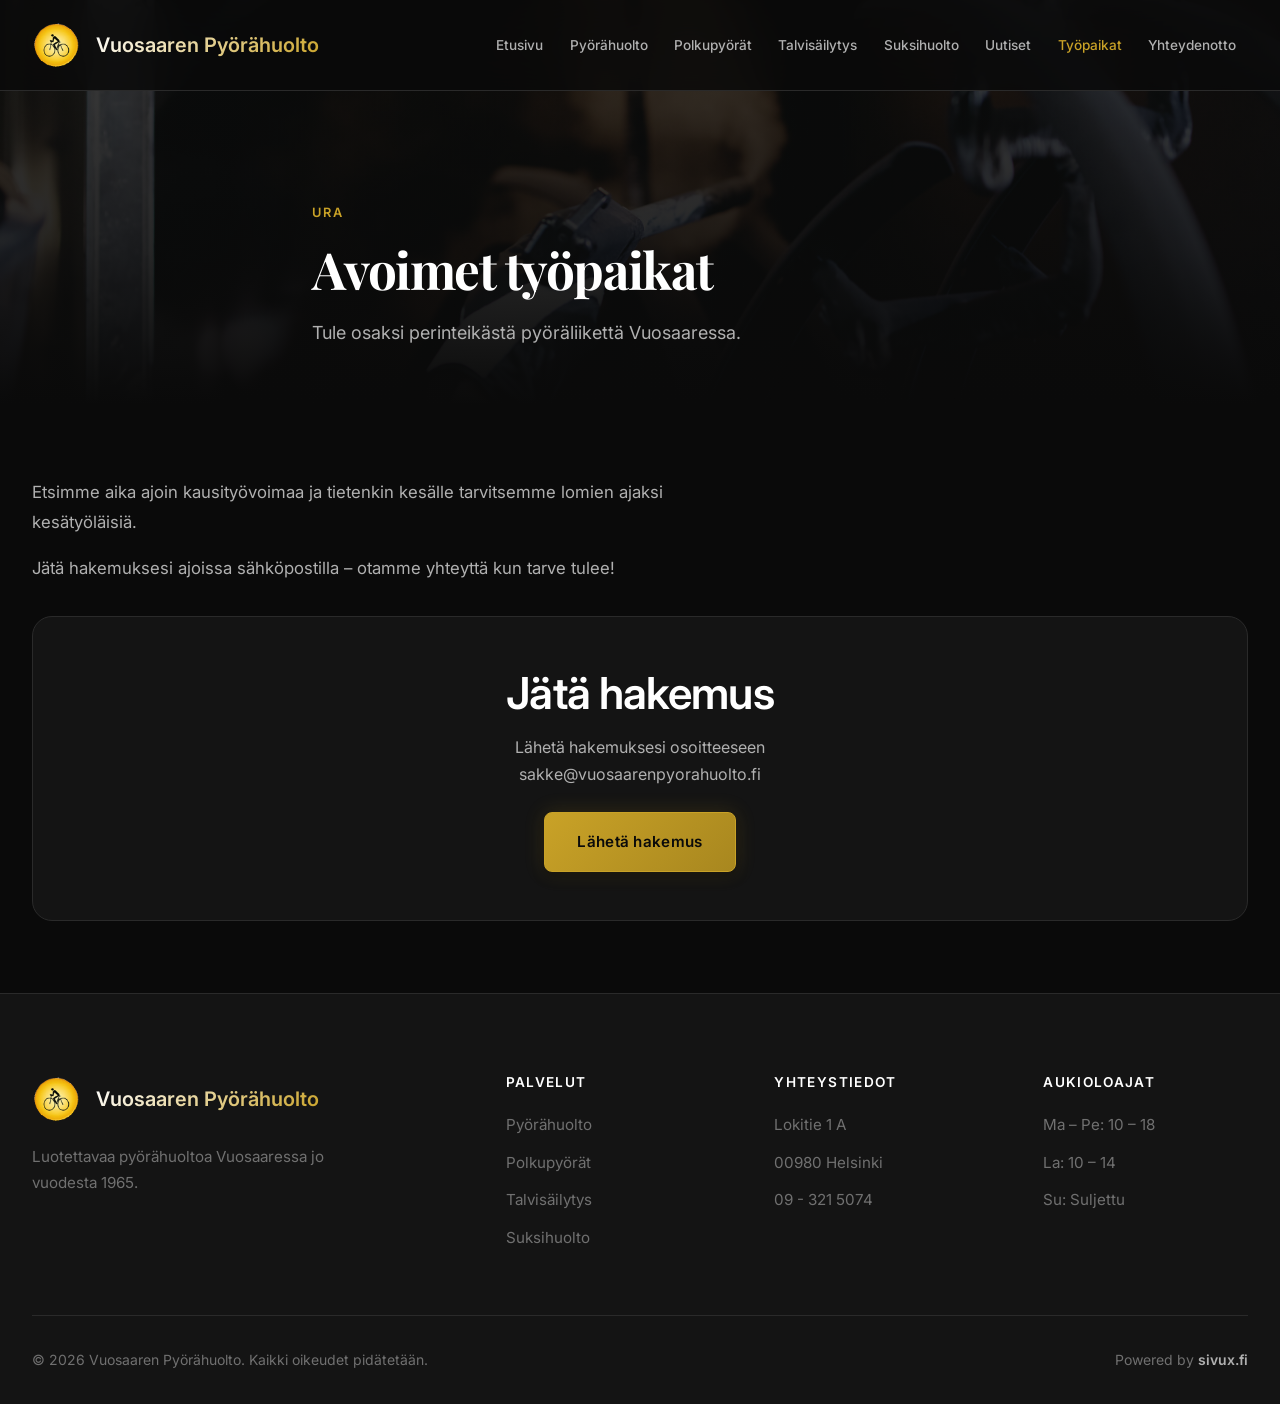
<file: tyopaikat.html>
<!DOCTYPE html>
<html lang="fi">
<head>
    <meta charset="UTF-8">
    <meta name="viewport" content="width=device-width, initial-scale=1.0">
    <meta name="description" content="Etsimme aika ajoin kausityövoimaa ja kesätyöntekijöitä. Jätä hakemuksesi ajoissa.">
    <title>Avoimet työpaikat | Vuosaaren Pyörähuolto</title>
    <link rel="preconnect" href="https://fonts.googleapis.com">
    <link rel="preconnect" href="https://fonts.gstatic.com" crossorigin>
    <link href="https://fonts.googleapis.com/css2?family=Inter:wght@400;500;600;700&family=Playfair+Display:wght@600;700&display=swap" rel="stylesheet">
    <link rel="stylesheet" href="styles.css">
</head>
<body>
    <nav class="navbar" id="navbar">
        <div class="container nav-container">
            <a href="index.html" class="logo">
                <img src="logo.png" alt="Vuosaaren Pyörähuolto" class="logo-img">
                <span class="logo-text"><span class="logo-prefix">Vuosaaren </span>Pyörähuolto</span>
            </a>
            <button class="nav-toggle" id="navToggle" aria-label="Avaa valikko">
                <span></span><span></span><span></span>
            </button>
            <ul class="nav-links" id="navLinks">
                <li><a href="index.html">Etusivu</a></li>
                <li><a href="pyorahuolto.html">Pyörähuolto</a></li>
                <li><a href="polkupyorat.html">Polkupyörät</a></li>
                <li><a href="talvisailytys.html">Talvisäilytys</a></li>
                <li><a href="suksihuolto.html">Suksihuolto</a></li>
                <li><a href="uutiset.html">Uutiset</a></li>
                <li><a href="tyopaikat.html" class="active">Työpaikat</a></li>
                <li><a href="yhteydenotto.html">Yhteydenotto</a></li>
            </ul>
        </div>
    </nav>

    <section class="page-hero">
        <div class="page-hero-image">
            <img src="images/Tyopaikka.jpeg" alt="Avoimet työpaikat">
        </div>
        <div class="container page-hero-content">
            <span class="section-label">Ura</span>
            <h1>Avoimet työpaikat</h1>
            <p>Tule osaksi perinteikästä pyöräliikettä Vuosaaressa.</p>
        </div>
    </section>

    <section class="page-section">
        <div class="container">
            <div class="content-block">
                <p>Etsimme aika ajoin kausityövoimaa ja tietenkin kesälle tarvitsemme lomien ajaksi kesätyöläisiä.</p>
                <p>Jätä hakemuksesi ajoissa sähköpostilla – otamme yhteyttä kun tarve tulee!</p>
            </div>

            <div class="cta-box">
                <h2>Jätä hakemus</h2>
                <p>Lähetä hakemuksesi osoitteeseen sakke@vuosaarenpyorahuolto.fi</p>
                <a href="mailto:sakke@vuosaarenpyorahuolto.fi" class="btn btn-primary">Lähetä hakemus</a>
            </div>
        </div>
    </section>

    <footer class="footer">
        <div class="container">
            <div class="footer-grid">
                <div class="footer-brand">
                    <a href="index.html" class="logo">
                        <img src="logo.png" alt="Vuosaaren Pyörähuolto" class="logo-img">
                        <span class="logo-text"><span class="logo-prefix">Vuosaaren </span>Pyörähuolto</span>
                    </a>
                    <p>Luotettavaa pyörähuoltoa Vuosaaressa jo vuodesta 1965.</p>
                </div>
                <div class="footer-links">
                    <h4>Palvelut</h4>
                    <ul>
                        <li><a href="pyorahuolto.html">Pyörähuolto</a></li>
                        <li><a href="polkupyorat.html">Polkupyörät</a></li>
                        <li><a href="talvisailytys.html">Talvisäilytys</a></li>
                        <li><a href="suksihuolto.html">Suksihuolto</a></li>
                    </ul>
                </div>
                <div class="footer-links">
                    <h4>Yhteystiedot</h4>
                    <ul>
                        <li>Lokitie 1 A</li>
                        <li>00980 Helsinki</li>
                        <li>09 - 321 5074</li>
                    </ul>
                </div>
                <div class="footer-links">
                    <h4>Aukioloajat</h4>
                    <ul>
                        <li>Ma – Pe: 10 – 18</li>
                        <li>La: 10 – 14</li>
                        <li>Su: Suljettu</li>
                    </ul>
                </div>
            </div>
            <div class="footer-bottom">
                <p>© 2026 Vuosaaren Pyörähuolto. Kaikki oikeudet pidätetään.</p>
                <a href="https://sivux.fi" target="_blank" rel="noopener" class="powered-by">Powered by <strong>sivux.fi</strong></a>
            </div>
        </div>
    </footer>
    <script src="script.js"></script>
</body>
</html>
</file>
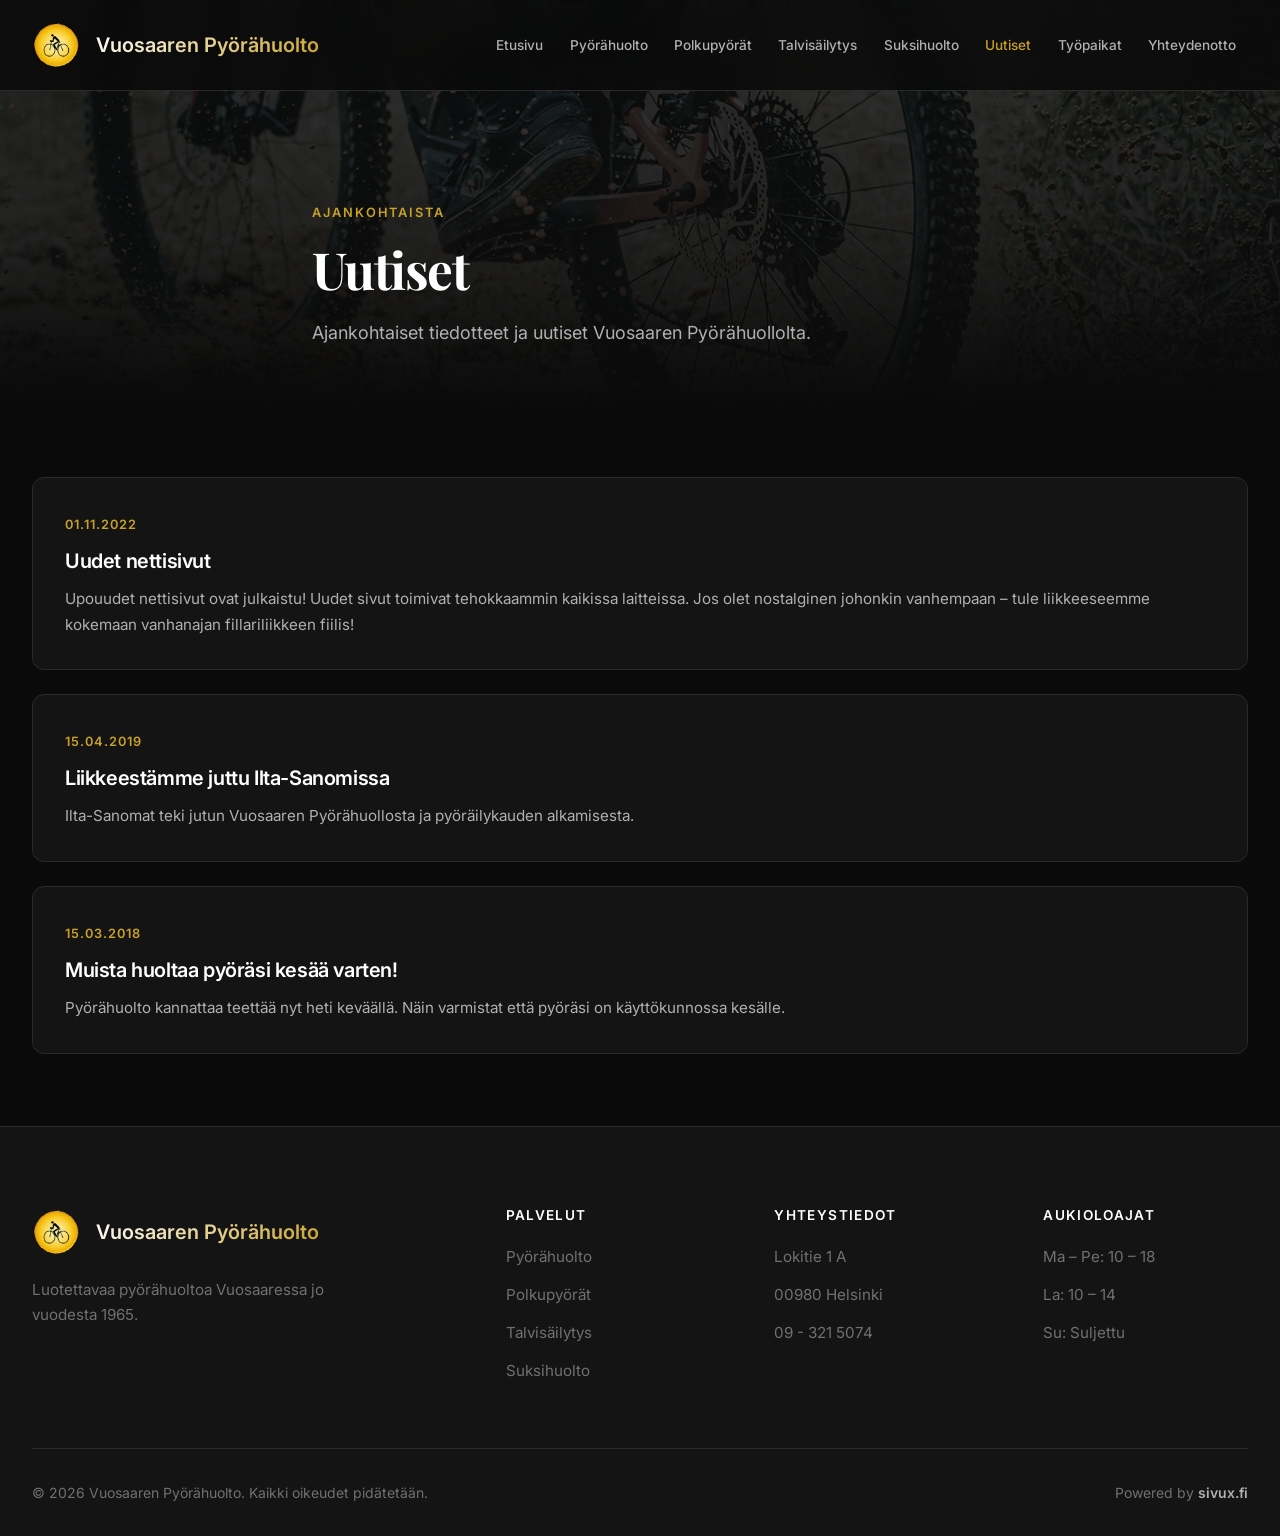
<file: uutiset.html>
<!DOCTYPE html>
<html lang="fi">
<head>
    <meta charset="UTF-8">
    <meta name="viewport" content="width=device-width, initial-scale=1.0">
    <meta name="description" content="Vuosaaren Pyörähuollon uutiset ja ajankohtaiset tiedotteet.">
    <title>Uutiset | Vuosaaren Pyörähuolto</title>
    <link rel="preconnect" href="https://fonts.googleapis.com">
    <link rel="preconnect" href="https://fonts.gstatic.com" crossorigin>
    <link href="https://fonts.googleapis.com/css2?family=Inter:wght@400;500;600;700&family=Playfair+Display:wght@600;700&display=swap" rel="stylesheet">
    <link rel="stylesheet" href="styles.css">
</head>
<body>
    <nav class="navbar" id="navbar">
        <div class="container nav-container">
            <a href="index.html" class="logo">
                <img src="logo.png" alt="Vuosaaren Pyörähuolto" class="logo-img">
                <span class="logo-text"><span class="logo-prefix">Vuosaaren </span>Pyörähuolto</span>
            </a>
            <button class="nav-toggle" id="navToggle" aria-label="Avaa valikko">
                <span></span><span></span><span></span>
            </button>
            <ul class="nav-links" id="navLinks">
                <li><a href="index.html">Etusivu</a></li>
                <li><a href="pyorahuolto.html">Pyörähuolto</a></li>
                <li><a href="polkupyorat.html">Polkupyörät</a></li>
                <li><a href="talvisailytys.html">Talvisäilytys</a></li>
                <li><a href="suksihuolto.html">Suksihuolto</a></li>
                <li><a href="uutiset.html" class="active">Uutiset</a></li>
                <li><a href="tyopaikat.html">Työpaikat</a></li>
                <li><a href="yhteydenotto.html">Yhteydenotto</a></li>
            </ul>
        </div>
    </nav>

    <section class="page-hero">
        <div class="page-hero-image">
            <img src="images/Helkama_Liikkeessa.jpeg" alt="Uutiset">
        </div>
        <div class="container page-hero-content">
            <span class="section-label">Ajankohtaista</span>
            <h1>Uutiset</h1>
            <p>Ajankohtaiset tiedotteet ja uutiset Vuosaaren Pyörähuollolta.</p>
        </div>
    </section>

    <section class="page-section">
        <div class="container">
            <div class="news-list">
                <article class="news-card">
                    <span class="news-date">01.11.2022</span>
                    <h3>Uudet nettisivut</h3>
                    <p>Upouudet nettisivut ovat julkaistu! Uudet sivut toimivat tehokkaammin kaikissa laitteissa. Jos olet nostalginen johonkin vanhempaan – tule liikkeeseemme kokemaan vanhanajan fillariliikkeen fiilis!</p>
                </article>
                <article class="news-card">
                    <span class="news-date">15.04.2019</span>
                    <h3>Liikkeestämme juttu Ilta-Sanomissa</h3>
                    <p>Ilta-Sanomat teki jutun Vuosaaren Pyörähuollosta ja pyöräilykauden alkamisesta.</p>
                </article>
                <article class="news-card">
                    <span class="news-date">15.03.2018</span>
                    <h3>Muista huoltaa pyöräsi kesää varten!</h3>
                    <p>Pyörähuolto kannattaa teettää nyt heti keväällä. Näin varmistat että pyöräsi on käyttökunnossa kesälle.</p>
                </article>
            </div>
        </div>
    </section>

    <footer class="footer">
        <div class="container">
            <div class="footer-grid">
                <div class="footer-brand">
                    <a href="index.html" class="logo">
                        <img src="logo.png" alt="Vuosaaren Pyörähuolto" class="logo-img">
                        <span class="logo-text"><span class="logo-prefix">Vuosaaren </span>Pyörähuolto</span>
                    </a>
                    <p>Luotettavaa pyörähuoltoa Vuosaaressa jo vuodesta 1965.</p>
                </div>
                <div class="footer-links">
                    <h4>Palvelut</h4>
                    <ul>
                        <li><a href="pyorahuolto.html">Pyörähuolto</a></li>
                        <li><a href="polkupyorat.html">Polkupyörät</a></li>
                        <li><a href="talvisailytys.html">Talvisäilytys</a></li>
                        <li><a href="suksihuolto.html">Suksihuolto</a></li>
                    </ul>
                </div>
                <div class="footer-links">
                    <h4>Yhteystiedot</h4>
                    <ul>
                        <li>Lokitie 1 A</li>
                        <li>00980 Helsinki</li>
                        <li>09 - 321 5074</li>
                    </ul>
                </div>
                <div class="footer-links">
                    <h4>Aukioloajat</h4>
                    <ul>
                        <li>Ma – Pe: 10 – 18</li>
                        <li>La: 10 – 14</li>
                        <li>Su: Suljettu</li>
                    </ul>
                </div>
            </div>
            <div class="footer-bottom">
                <p>© 2026 Vuosaaren Pyörähuolto. Kaikki oikeudet pidätetään.</p>
                <a href="https://sivux.fi" target="_blank" rel="noopener" class="powered-by">Powered by <strong>sivux.fi</strong></a>
            </div>
        </div>
    </footer>
    <script src="script.js"></script>
</body>
</html>
</file>
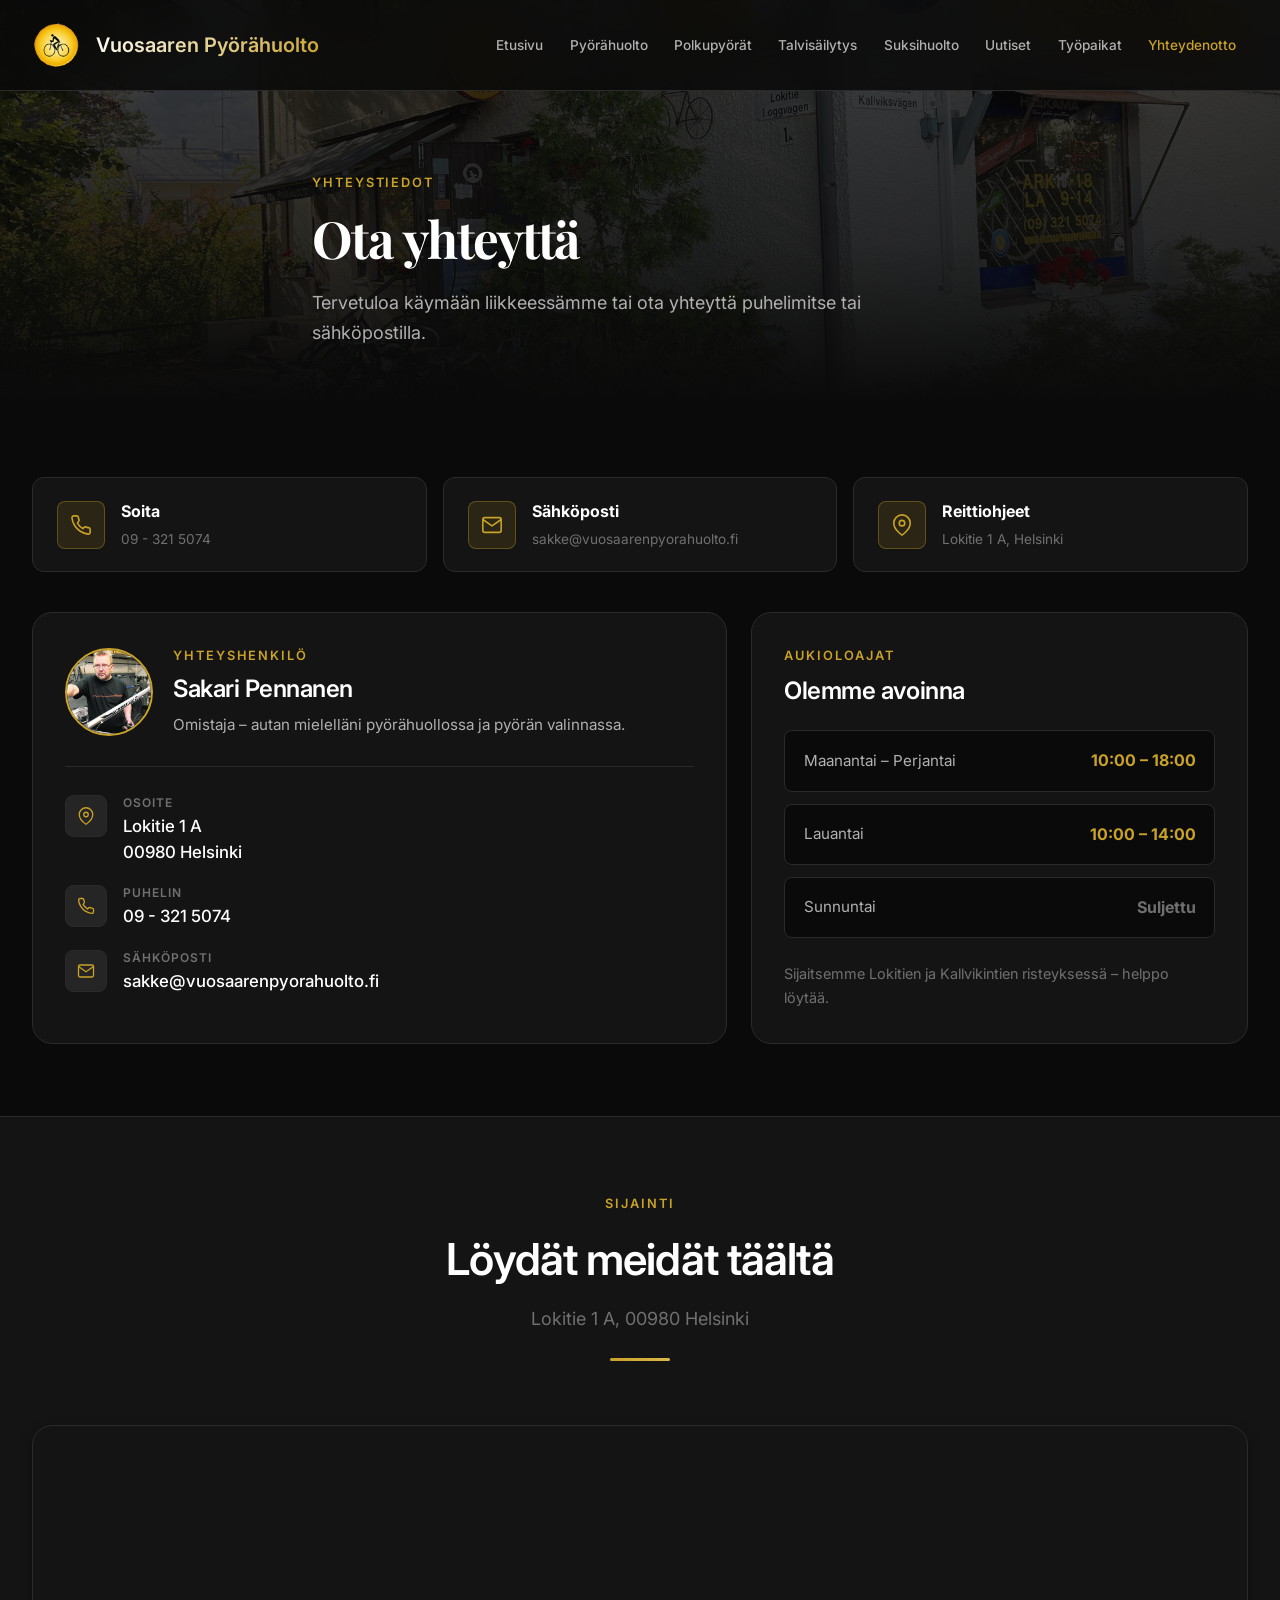
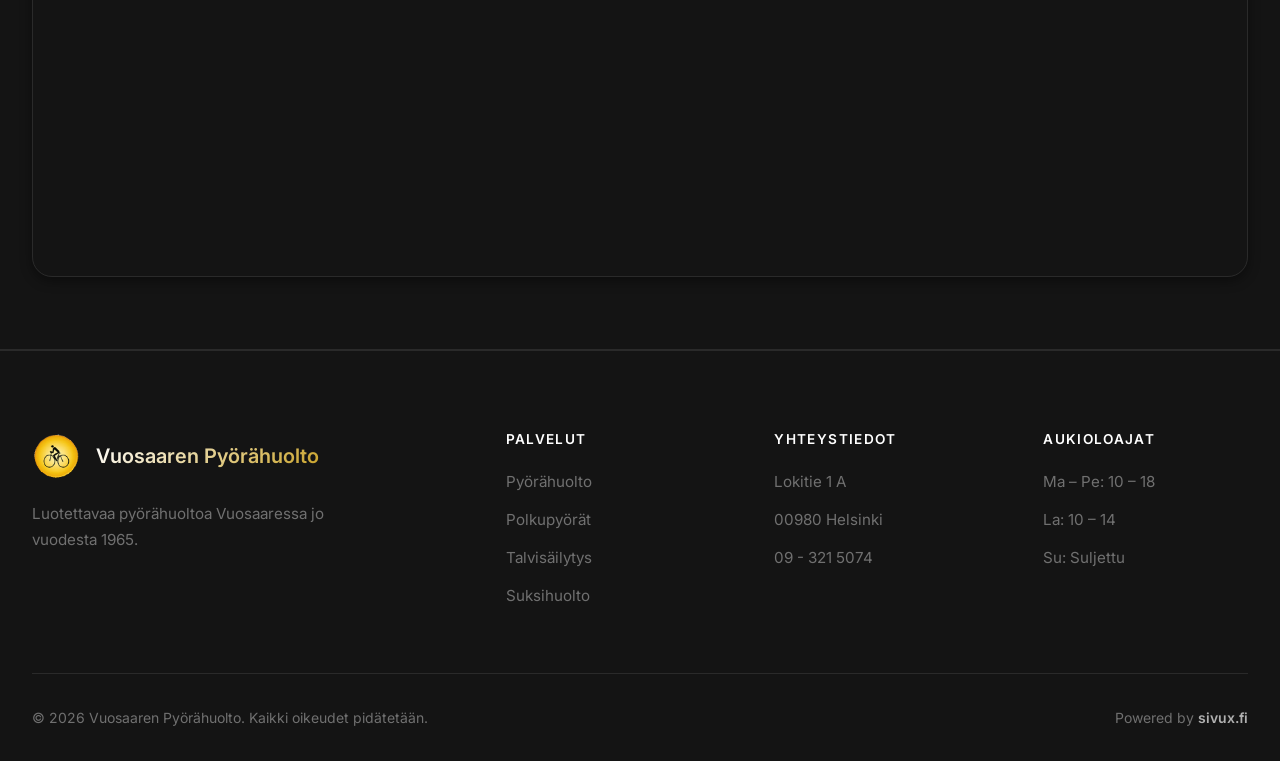
<file: yhteydenotto.html>
<!DOCTYPE html>
<html lang="fi">
<head>
    <meta charset="UTF-8">
    <meta name="viewport" content="width=device-width, initial-scale=1.0">
    <meta name="description" content="Ota yhteyttä Vuosaaren Pyörähuoltoon. Lokitie 1 A, 00980 Helsinki. Puh. 09 - 321 5074.">
    <title>Yhteydenotto | Vuosaaren Pyörähuolto</title>
    <link rel="preconnect" href="https://fonts.googleapis.com">
    <link rel="preconnect" href="https://fonts.gstatic.com" crossorigin>
    <link href="https://fonts.googleapis.com/css2?family=Inter:wght@400;500;600;700&family=Playfair+Display:wght@600;700&display=swap" rel="stylesheet">
    <link rel="stylesheet" href="styles.css">
</head>
<body>
    <nav class="navbar" id="navbar">
        <div class="container nav-container">
            <a href="index.html" class="logo">
                <img src="logo.png" alt="Vuosaaren Pyörähuolto" class="logo-img">
                <span class="logo-text"><span class="logo-prefix">Vuosaaren </span>Pyörähuolto</span>
            </a>
            <button class="nav-toggle" id="navToggle" aria-label="Avaa valikko">
                <span></span><span></span><span></span>
            </button>
            <ul class="nav-links" id="navLinks">
                <li><a href="index.html">Etusivu</a></li>
                <li><a href="pyorahuolto.html">Pyörähuolto</a></li>
                <li><a href="polkupyorat.html">Polkupyörät</a></li>
                <li><a href="talvisailytys.html">Talvisäilytys</a></li>
                <li><a href="suksihuolto.html">Suksihuolto</a></li>
                <li><a href="uutiset.html">Uutiset</a></li>
                <li><a href="tyopaikat.html">Työpaikat</a></li>
                <li><a href="yhteydenotto.html" class="active">Yhteydenotto</a></li>
            </ul>
        </div>
    </nav>

    <section class="page-hero">
        <div class="page-hero-image">
            <img src="images/Vuosaaren_liike.jpeg" alt="Vuosaaren Pyörähuolto">
        </div>
        <div class="container page-hero-content">
            <span class="section-label">Yhteystiedot</span>
            <h1>Ota yhteyttä</h1>
            <p>Tervetuloa käymään liikkeessämme tai ota yhteyttä puhelimitse tai sähköpostilla.</p>
        </div>
    </section>

    <section class="page-section">
        <div class="container">
            <div class="contact-actions">
                <a href="tel:+358932150574" class="contact-action">
                    <span class="contact-action-icon">
                        <svg viewBox="0 0 24 24" fill="none" stroke="currentColor" stroke-width="1.75" stroke-linecap="round" stroke-linejoin="round"><path d="M22 16.92v3a2 2 0 0 1-2.18 2 19.79 19.79 0 0 1-8.63-3.07 19.5 19.5 0 0 1-6-6 19.79 19.79 0 0 1-3.07-8.67A2 2 0 0 1 4.11 2h3a2 2 0 0 1 2 1.72c.13.81.36 1.6.68 2.35a2 2 0 0 1-.45 2.11L8.09 9.91a16 16 0 0 0 6 6l1.27-1.27a2 2 0 0 1 2.11-.45c.75.32 1.54.55 2.35.68A2 2 0 0 1 22 16.92z"/></svg>
                    </span>
                    <span class="contact-action-text">
                        <strong>Soita</strong>
                        <small>09 - 321 5074</small>
                    </span>
                </a>
                <a href="mailto:sakke@vuosaarenpyorahuolto.fi" class="contact-action">
                    <span class="contact-action-icon">
                        <svg viewBox="0 0 24 24" fill="none" stroke="currentColor" stroke-width="1.75" stroke-linecap="round" stroke-linejoin="round"><path d="M4 4h16c1.1 0 2 .9 2 2v12c0 1.1-.9 2-2 2H4c-1.1 0-2-.9-2-2V6c0-1.1.9-2 2-2z"/><polyline points="22,6 12,13 2,6"/></svg>
                    </span>
                    <span class="contact-action-text">
                        <strong>Sähköposti</strong>
                        <small>sakke@vuosaarenpyorahuolto.fi</small>
                    </span>
                </a>
                <a href="https://www.google.com/maps/place/Vuosaaren+Py%C3%B6r%C3%A4huolto+Oy/@60.2096393,25.1353457,18.75z" target="_blank" rel="noopener" class="contact-action">
                    <span class="contact-action-icon">
                        <svg viewBox="0 0 24 24" fill="none" stroke="currentColor" stroke-width="1.75" stroke-linecap="round" stroke-linejoin="round"><path d="M21 10c0 7-9 13-9 13s-9-6-9-13a9 9 0 0 1 18 0z"/><circle cx="12" cy="10" r="3"/></svg>
                    </span>
                    <span class="contact-action-text">
                        <strong>Reittiohjeet</strong>
                        <small>Lokitie 1 A, Helsinki</small>
                    </span>
                </a>
            </div>

            <div class="contact-page-grid">
                <div class="contact-panel">
                    <div class="contact-person">
                        <img src="images/Sakari_Huolto.png" alt="Sakari Pennanen" class="contact-person-img">
                        <div>
                            <span class="section-label">Yhteyshenkilö</span>
                            <h2>Sakari Pennanen</h2>
                            <p>Omistaja – autan mielelläni pyörähuollossa ja pyörän valinnassa.</p>
                        </div>
                    </div>

                    <div class="contact-details">
                        <div class="contact-detail">
                            <span class="contact-detail-icon">
                                <svg viewBox="0 0 24 24" fill="none" stroke="currentColor" stroke-width="1.75"><path d="M21 10c0 7-9 13-9 13s-9-6-9-13a9 9 0 0 1 18 0z"/><circle cx="12" cy="10" r="3"/></svg>
                            </span>
                            <div>
                                <h3>Osoite</h3>
                                <p>Lokitie 1 A<br>00980 Helsinki</p>
                            </div>
                        </div>
                        <div class="contact-detail">
                            <span class="contact-detail-icon">
                                <svg viewBox="0 0 24 24" fill="none" stroke="currentColor" stroke-width="1.75"><path d="M22 16.92v3a2 2 0 0 1-2.18 2 19.79 19.79 0 0 1-8.63-3.07 19.5 19.5 0 0 1-6-6 19.79 19.79 0 0 1-3.07-8.67A2 2 0 0 1 4.11 2h3a2 2 0 0 1 2 1.72c.13.81.36 1.6.68 2.35a2 2 0 0 1-.45 2.11L8.09 9.91a16 16 0 0 0 6 6l1.27-1.27a2 2 0 0 1 2.11-.45c.75.32 1.54.55 2.35.68A2 2 0 0 1 22 16.92z"/></svg>
                            </span>
                            <div>
                                <h3>Puhelin</h3>
                                <p><a href="tel:+358932150574">09 - 321 5074</a></p>
                            </div>
                        </div>
                        <div class="contact-detail">
                            <span class="contact-detail-icon">
                                <svg viewBox="0 0 24 24" fill="none" stroke="currentColor" stroke-width="1.75"><path d="M4 4h16c1.1 0 2 .9 2 2v12c0 1.1-.9 2-2 2H4c-1.1 0-2-.9-2-2V6c0-1.1.9-2 2-2z"/><polyline points="22,6 12,13 2,6"/></svg>
                            </span>
                            <div>
                                <h3>Sähköposti</h3>
                                <p><a href="mailto:sakke@vuosaarenpyorahuolto.fi">sakke@vuosaarenpyorahuolto.fi</a></p>
                            </div>
                        </div>
                    </div>
                </div>

                <div class="hours-panel">
                    <span class="section-label">Aukioloajat</span>
                    <h2>Olemme avoinna</h2>
                    <div class="hours-rows">
                        <div class="hours-row">
                            <span>Maanantai – Perjantai</span>
                            <strong>10:00 – 18:00</strong>
                        </div>
                        <div class="hours-row">
                            <span>Lauantai</span>
                            <strong>10:00 – 14:00</strong>
                        </div>
                        <div class="hours-row closed">
                            <span>Sunnuntai</span>
                            <strong>Suljettu</strong>
                        </div>
                    </div>
                    <p class="hours-note">Sijaitsemme Lokitien ja Kallvikintien risteyksessä – helppo löytää.</p>
                </div>
            </div>
        </div>
    </section>

    <section class="page-section alt">
        <div class="container">
            <div class="section-header">
                <span class="section-label">Sijainti</span>
                <h2>Löydät meidät täältä</h2>
                <p>Lokitie 1 A, 00980 Helsinki</p>
                <div class="section-divider"></div>
            </div>
            <div class="contact-map-wrap">
                <iframe
                    src="https://www.google.com/maps/embed?pb=!1m18!1m12!1m3!1d1981.5!2d25.1353457!3d60.2096393!2m3!1f0!2f0!3f0!3m2!1i1024!2i768!4f13.1!3m3!1m2!1s0x46920f109bc937b3%3A0xccbab05c82e002c1!2sVuosaaren%20Py%C3%B6r%C3%A4huolto%20Oy!5e0!3m2!1sfi!2sfi!4v1700000000000"
                    width="100%"
                    height="450"
                    style="border:0;"
                    allowfullscreen=""
                    loading="lazy"
                    title="Vuosaaren Pyörähuolto kartalla">
                </iframe>
            </div>
        </div>
    </section>

    <footer class="footer">
        <div class="container">
            <div class="footer-grid">
                <div class="footer-brand">
                    <a href="index.html" class="logo">
                        <img src="logo.png" alt="Vuosaaren Pyörähuolto" class="logo-img">
                        <span class="logo-text"><span class="logo-prefix">Vuosaaren </span>Pyörähuolto</span>
                    </a>
                    <p>Luotettavaa pyörähuoltoa Vuosaaressa jo vuodesta 1965.</p>
                </div>
                <div class="footer-links">
                    <h4>Palvelut</h4>
                    <ul>
                        <li><a href="pyorahuolto.html">Pyörähuolto</a></li>
                        <li><a href="polkupyorat.html">Polkupyörät</a></li>
                        <li><a href="talvisailytys.html">Talvisäilytys</a></li>
                        <li><a href="suksihuolto.html">Suksihuolto</a></li>
                    </ul>
                </div>
                <div class="footer-links">
                    <h4>Yhteystiedot</h4>
                    <ul>
                        <li>Lokitie 1 A</li>
                        <li>00980 Helsinki</li>
                        <li>09 - 321 5074</li>
                    </ul>
                </div>
                <div class="footer-links">
                    <h4>Aukioloajat</h4>
                    <ul>
                        <li>Ma – Pe: 10 – 18</li>
                        <li>La: 10 – 14</li>
                        <li>Su: Suljettu</li>
                    </ul>
                </div>
            </div>
            <div class="footer-bottom">
                <p>© 2026 Vuosaaren Pyörähuolto. Kaikki oikeudet pidätetään.</p>
                <a href="https://sivux.fi" target="_blank" rel="noopener" class="powered-by">Powered by <strong>sivux.fi</strong></a>
            </div>
        </div>
    </footer>
    <script src="script.js"></script>
</body>
</html>
</file>
<file: styles.css>
/* ===== CSS Variables - Dark Professional Theme ===== */
:root {
    --primary: #c9a227;
    --primary-light: #dbb94a;
    --primary-dark: #a8871f;
    --bg-dark: #0a0a0a;
    --bg-card: #141414;
    --bg-card-hover: #1a1a1a;
    --bg-elevated: #1e1e1e;
    --bg-accent: #252525;
    --text-primary: #ffffff;
    --text-secondary: #b0b0b0;
    --text-muted: #707070;
    --border: #2a2a2a;
    --border-light: #353535;
    --success: #4ade80;
    --shadow-sm: 0 2px 4px rgba(0, 0, 0, 0.3);
    --shadow: 0 4px 12px rgba(0, 0, 0, 0.4);
    --shadow-lg: 0 8px 24px rgba(0, 0, 0, 0.5);
    --shadow-xl: 0 16px 48px rgba(0, 0, 0, 0.6);
    --shadow-glow: 0 0 40px rgba(201, 162, 39, 0.15);
    --radius: 8px;
    --radius-lg: 12px;
    --radius-xl: 20px;
    --transition: all 0.3s cubic-bezier(0.4, 0, 0.2, 1);
}

/* ===== Reset & Base ===== */
*, *::before, *::after {
    box-sizing: border-box;
    margin: 0;
    padding: 0;
}

html {
    scroll-behavior: smooth;
    overflow-x: hidden;
}

body {
    font-family: 'Inter', -apple-system, BlinkMacSystemFont, 'Segoe UI', Roboto, sans-serif;
    font-size: 16px;
    line-height: 1.7;
    color: var(--text-secondary);
    background-color: var(--bg-dark);
    -webkit-font-smoothing: antialiased;
    -moz-osx-font-smoothing: grayscale;
    overflow-x: hidden;
    width: 100%;
}

h1, h2, h3, h4, h5, h6 {
    font-weight: 600;
    line-height: 1.3;
    color: var(--text-primary);
    letter-spacing: -0.02em;
}

h1 {
    font-family: 'Playfair Display', Georgia, serif;
    font-size: clamp(2.5rem, 5vw, 4.5rem);
    font-weight: 700;
    letter-spacing: -0.03em;
}

h2 {
    font-size: clamp(1.75rem, 3.5vw, 2.75rem);
    margin-bottom: 1rem;
}

h3 {
    font-size: 1.25rem;
    font-weight: 600;
}

p {
    color: var(--text-secondary);
}

a {
    color: var(--primary);
    text-decoration: none;
    transition: var(--transition);
}

a:hover {
    color: var(--primary-light);
}

ul {
    list-style: none;
}

.container {
    width: 100%;
    max-width: 1280px;
    margin: 0 auto;
    padding: 0 2rem;
    box-sizing: border-box;
}

/* ===== Buttons ===== */
.btn {
    display: inline-flex;
    align-items: center;
    justify-content: center;
    gap: 0.5rem;
    padding: 1rem 2rem;
    font-size: 0.95rem;
    font-weight: 600;
    letter-spacing: 0.02em;
    border-radius: var(--radius);
    border: 1px solid transparent;
    cursor: pointer;
    transition: var(--transition);
    text-decoration: none;
}

.btn-primary {
    background: linear-gradient(135deg, var(--primary) 0%, var(--primary-dark) 100%);
    color: var(--bg-dark);
    border-color: var(--primary);
    box-shadow: var(--shadow), 0 0 20px rgba(201, 162, 39, 0.2);
}

.btn-primary:hover {
    background: linear-gradient(135deg, var(--primary-light) 0%, var(--primary) 100%);
    color: var(--bg-dark);
    transform: translateY(-2px);
    box-shadow: var(--shadow-lg), 0 0 30px rgba(201, 162, 39, 0.3);
}

.btn-secondary {
    background-color: transparent;
    color: var(--text-primary);
    border-color: var(--border-light);
}

.btn-secondary:hover {
    background-color: var(--bg-card);
    border-color: var(--text-muted);
    color: var(--text-primary);
}

.btn-outline {
    background-color: transparent;
    color: var(--primary);
    border-color: var(--primary);
}

.btn-outline:hover {
    background-color: var(--primary);
    color: var(--bg-dark);
}

/* ===== Navigation ===== */
.navbar {
    position: fixed;
    top: 0;
    left: 0;
    right: 0;
    z-index: 1000;
    background-color: rgba(10, 10, 10, 0.85);
    backdrop-filter: blur(20px);
    border-bottom: 1px solid var(--border);
    transition: var(--transition);
}

.navbar.scrolled {
    background-color: rgba(10, 10, 10, 0.95);
    box-shadow: var(--shadow);
}

.nav-container {
    display: flex;
    align-items: center;
    justify-content: space-between;
    height: 90px;
}

.logo {
    display: flex;
    align-items: center;
    gap: 0.875rem;
    font-weight: 600;
    font-size: 1.25rem;
    color: var(--text-primary);
    min-width: 0;
    flex-shrink: 1;
}

.logo:hover {
    color: var(--text-primary);
}

.logo-img {
    width: 50px;
    height: 50px;
    object-fit: contain;
    flex-shrink: 0;
}

.logo-text {
    background: linear-gradient(135deg, var(--text-primary) 0%, var(--primary) 100%);
    -webkit-background-clip: text;
    -webkit-text-fill-color: transparent;
    background-clip: text;
    white-space: nowrap;
    overflow: hidden;
    text-overflow: ellipsis;
}

.nav-links {
    display: flex;
    align-items: center;
    gap: 0.15rem;
    flex-wrap: wrap;
    justify-content: flex-end;
}

.nav-links a {
    color: var(--text-secondary);
    font-weight: 500;
    font-size: 0.85rem;
    padding: 0.5rem 0.75rem;
    border-radius: var(--radius);
    transition: var(--transition);
}

.service-card {
    text-decoration: none;
    color: inherit;
    display: block;
}

.service-card h3 {
    color: var(--text-primary);
}

.nav-links a:hover {
    color: var(--text-primary);
    background-color: var(--bg-card);
}

.nav-toggle {
    display: none;
    flex-direction: column;
    gap: 6px;
    padding: 0.5rem;
    background: none;
    border: none;
    cursor: pointer;
}

.nav-toggle span {
    display: block;
    width: 26px;
    height: 2px;
    background-color: var(--text-primary);
    transition: var(--transition);
    border-radius: 2px;
}

/* ===== Hero Section ===== */
.hero {
    position: relative;
    min-height: 100vh;
    display: flex;
    align-items: center;
    background: var(--bg-dark);
    overflow: hidden;
}

.hero-image {
    position: absolute;
    top: 0;
    right: 0;
    width: 55%;
    height: 100%;
    pointer-events: none;
}

.hero-image img {
    width: 100%;
    height: 100%;
    object-fit: cover;
    object-position: center left;
    filter: saturate(0.9) brightness(0.95);
}

.hero-image::before {
    content: '';
    position: absolute;
    inset: 0;
    background: linear-gradient(90deg, var(--bg-dark) 0%, var(--bg-dark) 5%, rgba(10, 10, 10, 0.85) 30%, rgba(10, 10, 10, 0.4) 100%);
    z-index: 1;
}

.hero-image::after {
    content: '';
    position: absolute;
    inset: 0;
    background: linear-gradient(180deg, rgba(10, 10, 10, 0.3) 0%, transparent 30%, transparent 70%, rgba(10, 10, 10, 0.5) 100%);
    z-index: 2;
}

.hero::before {
    content: '';
    position: absolute;
    top: 0;
    right: 0;
    width: 60%;
    height: 100%;
    background: radial-gradient(ellipse at 70% 30%, rgba(201, 162, 39, 0.08) 0%, transparent 60%);
    pointer-events: none;
    z-index: 3;
}

.hero::after {
    content: '';
    position: absolute;
    bottom: 0;
    left: 0;
    width: 100%;
    height: 1px;
    background: linear-gradient(90deg, transparent, var(--border), transparent);
}

.hero-content {
    position: relative;
    z-index: 10;
    padding: 10rem 0 6rem;
    max-width: 650px;
}

.hero-badge {
    display: inline-flex;
    align-items: center;
    gap: 0.5rem;
    padding: 0.625rem 1.25rem;
    background-color: var(--bg-card);
    border: 1px solid var(--border);
    color: var(--primary);
    font-weight: 600;
    font-size: 0.8rem;
    text-transform: uppercase;
    letter-spacing: 0.1em;
    border-radius: 50px;
    margin-bottom: 2rem;
}

.hero-badge::before {
    content: '';
    width: 8px;
    height: 8px;
    background-color: var(--primary);
    border-radius: 50%;
}

.hero h1 {
    margin-bottom: 1.5rem;
    line-height: 1.1;
}

.hero .highlight {
    color: var(--primary);
    position: relative;
}

.hero-description {
    font-size: 1.25rem;
    color: var(--text-secondary);
    margin-bottom: 2.5rem;
    max-width: 650px;
    line-height: 1.8;
}

.hero-buttons {
    display: flex;
    gap: 1rem;
    flex-wrap: wrap;
    margin-bottom: 4rem;
}

.hero-stats {
    display: flex;
    gap: 4rem;
    padding-top: 3rem;
    border-top: 1px solid var(--border);
}

.stat-item {
    text-align: left;
}

.stat-number {
    display: block;
    font-size: 2.5rem;
    font-weight: 700;
    color: var(--text-primary);
    line-height: 1;
    margin-bottom: 0.5rem;
}

.stat-label {
    font-size: 0.9rem;
    color: var(--text-muted);
    text-transform: uppercase;
    letter-spacing: 0.05em;
}

/* ===== Hours Banner ===== */
.hours-banner {
    background-color: var(--bg-card);
    border-top: 1px solid var(--border);
    border-bottom: 1px solid var(--border);
    padding: 2rem 0;
}

.hours-grid {
    display: flex;
    justify-content: center;
    gap: 4rem;
    flex-wrap: wrap;
}

.hours-item {
    display: flex;
    align-items: center;
    gap: 1rem;
    color: var(--text-primary);
}

.hours-icon {
    width: 48px;
    height: 48px;
    display: flex;
    align-items: center;
    justify-content: center;
    background-color: var(--bg-accent);
    border: 1px solid var(--border);
    border-radius: var(--radius);
    font-size: 1.25rem;
}

.hours-text {
    display: flex;
    flex-direction: column;
}

.hours-text strong {
    font-weight: 600;
    color: var(--text-primary);
    font-size: 0.95rem;
}

.hours-text span {
    font-size: 1.1rem;
    color: var(--primary);
    font-weight: 600;
}

/* ===== Section Styles ===== */
section {
    padding: 7rem 0;
    position: relative;
}

.section-header {
    text-align: center;
    max-width: 700px;
    margin: 0 auto 4rem;
}

.section-label {
    display: inline-block;
    color: var(--primary);
    font-weight: 600;
    font-size: 0.8rem;
    text-transform: uppercase;
    letter-spacing: 0.15em;
    margin-bottom: 1rem;
}

.section-header p {
    font-size: 1.125rem;
    color: var(--text-muted);
    margin-top: 1rem;
}

.section-divider {
    width: 60px;
    height: 3px;
    background: linear-gradient(90deg, var(--primary), var(--primary-light));
    margin: 1.5rem auto 0;
    border-radius: 2px;
}

/* ===== Services Section ===== */
.services {
    background-color: var(--bg-dark);
}

.services::before {
    content: '';
    position: absolute;
    top: 0;
    left: 0;
    right: 0;
    height: 1px;
    background: linear-gradient(90deg, transparent, var(--border), transparent);
}

.services-grid {
    display: grid;
    grid-template-columns: repeat(3, 1fr);
    gap: 1.5rem;
}

.service-card {
    background-color: var(--bg-card);
    padding: 2.5rem;
    border-radius: var(--radius-lg);
    border: 1px solid var(--border);
    transition: var(--transition);
    position: relative;
    overflow: hidden;
}

.service-card::before {
    content: '';
    position: absolute;
    top: 0;
    left: 0;
    right: 0;
    height: 3px;
    background: linear-gradient(90deg, var(--primary), var(--primary-light));
    opacity: 0;
    transition: var(--transition);
}

.service-card:hover {
    background-color: var(--bg-card-hover);
    border-color: var(--border-light);
    transform: translateY(-4px);
    box-shadow: var(--shadow-lg);
}

.service-card:hover::before {
    opacity: 1;
}

.service-icon {
    width: 64px;
    height: 64px;
    display: flex;
    align-items: center;
    justify-content: center;
    background-color: var(--bg-accent);
    border: 1px solid var(--border);
    border-radius: var(--radius);
    font-size: 1.75rem;
    margin-bottom: 1.5rem;
}

.service-card h3 {
    margin-bottom: 0.75rem;
    font-size: 1.25rem;
}

.service-card p {
    font-size: 0.95rem;
    line-height: 1.7;
}

/* ===== Why Choose Us Section ===== */
.why-us {
    background-color: var(--bg-card);
    border-top: 1px solid var(--border);
    border-bottom: 1px solid var(--border);
}

.why-us-grid {
    display: grid;
    grid-template-columns: repeat(2, 1fr);
    gap: 2rem;
}

.why-us-card {
    display: flex;
    gap: 1.5rem;
    padding: 2rem;
    background-color: var(--bg-dark);
    border: 1px solid var(--border);
    border-radius: var(--radius-lg);
    transition: var(--transition);
}

.why-us-card:hover {
    border-color: var(--primary);
    transform: translateY(-2px);
}

.why-us-number {
    font-size: 2.5rem;
    font-weight: 700;
    color: var(--primary);
    line-height: 1;
    opacity: 0.5;
    flex-shrink: 0;
}

.why-us-content h3 {
    font-size: 1.2rem;
    margin-bottom: 0.75rem;
    color: var(--text-primary);
}

.why-us-content p {
    font-size: 0.95rem;
    line-height: 1.7;
    color: var(--text-secondary);
}

@media (max-width: 768px) {
    .why-us-grid {
        grid-template-columns: 1fr;
    }

    .why-us-card {
        padding: 1.5rem;
    }

    .why-us-number {
        font-size: 2rem;
    }
}

/* ===== Reviews Section ===== */
.reviews {
    background-color: var(--bg-dark);
    border-top: 1px solid var(--border);
}

.reviews-header {
    display: flex;
    justify-content: space-between;
    align-items: flex-end;
    margin-bottom: 3rem;
    flex-wrap: wrap;
    gap: 2rem;
}

.reviews-header .section-header {
    text-align: left;
    margin: 0;
}

.rating-summary {
    display: flex;
    align-items: center;
    gap: 1.5rem;
    padding: 1.5rem 2rem;
    background-color: var(--bg-dark);
    border: 1px solid var(--border);
    border-radius: var(--radius-lg);
}

.rating-score {
    text-align: center;
}

.rating-number {
    font-size: 3rem;
    font-weight: 700;
    color: var(--text-primary);
    line-height: 1;
}

.rating-stars {
    color: var(--primary);
    font-size: 1.25rem;
    letter-spacing: 2px;
    margin-top: 0.25rem;
}

.rating-info {
    border-left: 1px solid var(--border);
    padding-left: 1.5rem;
}

.rating-info span {
    display: block;
    color: var(--text-muted);
    font-size: 0.875rem;
}

.rating-info strong {
    color: var(--text-primary);
    font-size: 1rem;
}

.reviews-grid {
    display: grid;
    grid-template-columns: repeat(3, 1fr);
    gap: 1.5rem;
}

.review-card {
    background-color: var(--bg-dark);
    padding: 2rem;
    border-radius: var(--radius-lg);
    border: 1px solid var(--border);
    transition: var(--transition);
}

.review-card:hover {
    border-color: var(--border-light);
    box-shadow: var(--shadow);
}

.review-header {
    display: flex;
    align-items: center;
    gap: 1rem;
    margin-bottom: 1rem;
}

.reviewer-avatar {
    width: 50px;
    height: 50px;
    background: linear-gradient(135deg, var(--primary-dark), var(--primary));
    color: var(--bg-dark);
    border-radius: 50%;
    display: flex;
    align-items: center;
    justify-content: center;
    font-weight: 700;
    font-size: 1.25rem;
}

.reviewer-info {
    display: flex;
    flex-direction: column;
}

.reviewer-name {
    font-weight: 600;
    color: var(--text-primary);
    font-size: 1rem;
}

.review-date {
    font-size: 0.8rem;
    color: var(--text-muted);
}

.review-rating {
    color: var(--primary);
    font-size: 0.95rem;
    letter-spacing: 2px;
    margin-bottom: 1rem;
}

.review-text {
    font-size: 0.95rem;
    line-height: 1.7;
    color: var(--text-secondary);
    font-style: italic;
}

.reviews-cta {
    display: flex;
    justify-content: center;
    gap: 1rem;
    flex-wrap: wrap;
    margin-top: 3rem;
}

/* ===== About Section ===== */
.about {
    background-color: var(--bg-dark);
}

.about-grid {
    display: grid;
    grid-template-columns: 1fr 1fr;
    gap: 5rem;
    align-items: center;
}

.about-content .section-label {
    margin-bottom: 1rem;
}

.about-content h2 {
    margin-bottom: 1.5rem;
}

.about-content p {
    margin-bottom: 1.25rem;
    font-size: 1.05rem;
    line-height: 1.8;
}

.about-features {
    display: grid;
    grid-template-columns: 1fr 1fr;
    gap: 1.25rem;
    margin-top: 2.5rem;
}

.feature {
    display: flex;
    align-items: center;
    gap: 0.75rem;
    padding: 1rem 1.25rem;
    background-color: var(--bg-card);
    border: 1px solid var(--border);
    border-radius: var(--radius);
    font-weight: 500;
    color: var(--text-primary);
    font-size: 0.95rem;
    transition: var(--transition);
}

.feature:hover {
    border-color: var(--primary);
}

.feature-icon {
    color: var(--primary);
    font-weight: 700;
    font-size: 1.1rem;
}

.about-visual {
    position: relative;
}

.visual-card {
    background: linear-gradient(145deg, var(--bg-card) 0%, var(--bg-elevated) 100%);
    border: 1px solid var(--border);
    border-radius: var(--radius-xl);
    padding: 4rem;
    text-align: center;
    position: relative;
    overflow: hidden;
}

.visual-card::before {
    content: '';
    position: absolute;
    top: -50%;
    right: -50%;
    width: 100%;
    height: 100%;
    background: radial-gradient(circle, rgba(201, 162, 39, 0.1) 0%, transparent 60%);
    pointer-events: none;
}

.visual-icon {
    font-size: 6rem;
    margin-bottom: 2rem;
    filter: grayscale(50%);
}

.visual-card h3 {
    font-family: 'Playfair Display', Georgia, serif;
    font-size: 1.75rem;
    margin-bottom: 0.5rem;
}

.visual-card p {
    color: var(--primary);
    font-weight: 600;
    font-size: 1rem;
}

.visual-stats {
    display: flex;
    justify-content: center;
    gap: 3rem;
    margin-top: 2.5rem;
    padding-top: 2.5rem;
    border-top: 1px solid var(--border);
}

.visual-stat {
    text-align: center;
}

.visual-stat-number {
    display: block;
    font-size: 2rem;
    font-weight: 700;
    color: var(--primary);
}

.visual-stat-label {
    font-size: 0.8rem;
    color: var(--text-muted);
    text-transform: uppercase;
    letter-spacing: 0.05em;
}

/* ===== Contact Section ===== */
.contact {
    background-color: var(--bg-card);
    border-top: 1px solid var(--border);
}

.contact-grid {
    display: grid;
    grid-template-columns: 1fr 1.5fr;
    gap: 3rem;
    align-items: start;
}

.contact-info {
    display: flex;
    flex-direction: column;
    gap: 1.25rem;
}

.contact-card {
    background-color: var(--bg-dark);
    padding: 1.75rem;
    border-radius: var(--radius-lg);
    border: 1px solid var(--border);
    transition: var(--transition);
}

.contact-card:hover {
    border-color: var(--border-light);
}

.contact-icon {
    font-size: 1.75rem;
    margin-bottom: 1rem;
}

.contact-card h3 {
    margin-bottom: 0.5rem;
    font-size: 1rem;
    color: var(--text-muted);
    font-weight: 500;
    text-transform: uppercase;
    letter-spacing: 0.05em;
}

.contact-card p {
    font-size: 1.1rem;
    color: var(--text-primary);
    font-weight: 500;
    margin-bottom: 0.75rem;
}

.contact-link {
    display: inline-flex;
    align-items: center;
    gap: 0.5rem;
    font-weight: 600;
    font-size: 0.9rem;
    color: var(--primary);
}

.contact-link:hover {
    gap: 0.75rem;
}

.contact-map {
    border-radius: var(--radius-lg);
    overflow: hidden;
    border: 1px solid var(--border);
    height: 100%;
    min-height: 400px;
}

.contact-map iframe {
    filter: grayscale(100%) invert(92%) contrast(90%);
}

/* ===== Payment Methods ===== */
.payment-methods {
    background-color: var(--bg-dark);
    border-top: 1px solid var(--border);
    padding: 3rem 0;
    text-align: center;
}

.payment-methods h3 {
    margin-bottom: 1.5rem;
    font-size: 0.85rem;
    color: var(--text-muted);
    font-weight: 500;
    text-transform: uppercase;
    letter-spacing: 0.1em;
}

.payment-grid {
    display: flex;
    justify-content: center;
    flex-wrap: wrap;
    gap: 0.75rem;
}

.payment-badge {
    padding: 0.625rem 1.25rem;
    background-color: var(--bg-card);
    border: 1px solid var(--border);
    border-radius: var(--radius);
    font-size: 0.875rem;
    color: var(--text-secondary);
    font-weight: 500;
    transition: var(--transition);
}

.payment-badge:hover {
    border-color: var(--border-light);
    color: var(--text-primary);
}

/* ===== Footer ===== */
.footer {
    background-color: var(--bg-card);
    border-top: 1px solid var(--border);
    padding: 5rem 0 2rem;
}

.footer-grid {
    display: grid;
    grid-template-columns: 2fr 1fr 1fr 1fr;
    gap: 4rem;
    margin-bottom: 4rem;
}

.footer-brand .logo {
    margin-bottom: 1.25rem;
}

.footer-brand p {
    color: var(--text-muted);
    max-width: 300px;
    font-size: 0.95rem;
    line-height: 1.7;
}

.footer-links h4 {
    color: var(--text-primary);
    font-size: 0.85rem;
    font-weight: 600;
    text-transform: uppercase;
    letter-spacing: 0.1em;
    margin-bottom: 1.25rem;
}

.footer-links ul {
    display: flex;
    flex-direction: column;
    gap: 0.75rem;
}

.footer-links a {
    color: var(--text-muted);
    font-size: 0.95rem;
    transition: var(--transition);
}

.footer-links a:hover {
    color: var(--primary);
}

.footer-links li {
    color: var(--text-muted);
    font-size: 0.95rem;
}

.footer-bottom {
    padding-top: 2rem;
    border-top: 1px solid var(--border);
    display: flex;
    justify-content: space-between;
    align-items: center;
}

.footer-bottom p {
    font-size: 0.875rem;
    color: var(--text-muted);
}

.powered-by {
    font-size: 0.875rem;
    color: var(--text-muted);
    transition: var(--transition);
}

.powered-by:hover {
    color: var(--primary);
}

.powered-by strong {
    color: var(--text-secondary);
    font-weight: 600;
}

.powered-by:hover strong {
    color: var(--primary);
}

/* ===== Responsive Design ===== */
@media (max-width: 1100px) {
    .nav-links {
        position: fixed;
        top: 70px;
        left: 0;
        right: 0;
        background-color: var(--bg-card);
        flex-direction: column;
        flex-wrap: nowrap;
        padding: 0.75rem;
        gap: 0.15rem;
        border-bottom: 1px solid var(--border);
        box-shadow: var(--shadow-lg);
        transform: translateY(-120%);
        opacity: 0;
        visibility: hidden;
        transition: var(--transition);
        z-index: 999;
        max-height: calc(100vh - 70px);
        overflow-y: auto;
    }

    .nav-links.active {
        transform: translateY(0);
        opacity: 1;
        visibility: visible;
    }

    .nav-links a {
        padding: 0.9rem 1rem;
        width: 100%;
        text-align: center;
        font-size: 1rem;
    }

    .nav-toggle {
        display: flex;
        flex-shrink: 0;
        z-index: 1001;
    }

    .nav-toggle.active span:nth-child(1) {
        transform: rotate(45deg) translate(6px, 6px);
    }

    .nav-toggle.active span:nth-child(2) {
        opacity: 0;
    }

    .nav-toggle.active span:nth-child(3) {
        transform: rotate(-45deg) translate(6px, -6px);
    }

    .nav-container {
        height: 70px;
    }
}

@media (max-width: 1024px) {
    .hero-image {
        width: 48%;
    }

    .hero-content {
        max-width: min(520px, 58%);
    }

    .services-grid {
        grid-template-columns: repeat(2, 1fr);
    }

    .reviews-grid {
        grid-template-columns: repeat(2, 1fr);
    }

    .about-grid {
        grid-template-columns: 1fr;
        gap: 4rem;
    }

    .about-visual {
        order: -1;
    }

    .contact-grid {
        grid-template-columns: 1fr;
    }

    .footer-grid {
        grid-template-columns: 1fr 1fr;
        gap: 3rem;
    }
}

@media (max-width: 768px) {
    .container {
        padding-left: 1.15rem;
        padding-right: 1.15rem;
    }

    .nav-container {
        height: 70px;
        gap: 0.75rem;
    }

    .nav-links {
        top: 70px;
        max-height: calc(100vh - 70px);
        overflow-y: auto;
    }

    .logo {
        gap: 0.5rem;
        max-width: calc(100% - 52px);
    }

    .logo-img {
        width: 34px;
        height: 34px;
    }

    .logo-text {
        font-size: 0.9rem;
    }

    .logo-prefix {
        display: none;
    }

    /* Hero: overlay-tyyli mobiililla */
    .hero {
        min-height: auto;
        display: flex;
        flex-direction: column;
        align-items: stretch;
        overflow: hidden;
        padding-top: 0;
        position: relative;
    }

    .hero::before {
        display: none;
    }

    .hero-image {
        position: absolute;
        inset: 0;
        width: 100%;
        height: 100%;
        opacity: 0.4;
        order: 0;
        left: 0;
        right: 0;
    }

    .hero-image::before {
        background: linear-gradient(
            180deg,
            rgba(10, 10, 10, 0.75) 0%,
            rgba(10, 10, 10, 0.5) 45%,
            rgba(10, 10, 10, 0.85) 100%
        );
    }

    .hero-image::after {
        display: block;
        background: linear-gradient(180deg, rgba(10, 10, 10, 0.4) 0%, transparent 35%, transparent 65%, rgba(10, 10, 10, 0.55) 100%);
    }

    .hero-image img {
        object-position: center center;
        filter: saturate(0.9) brightness(0.9);
    }

    .hero-content {
        max-width: 100% !important;
        width: 100%;
        padding: 6.5rem 0 2.75rem;
        text-align: center;
        margin: 0;
        background: transparent;
        position: relative;
        z-index: 10;
    }

    .hero-badge {
        padding: 0.45rem 0.9rem;
        font-size: 0.7rem;
        margin-bottom: 1rem;
        letter-spacing: 0.06em;
    }

    .hero h1 {
        font-size: clamp(1.65rem, 7.5vw, 2.1rem);
        margin-bottom: 0.85rem;
        line-height: 1.2;
        word-break: normal;
        overflow-wrap: break-word;
    }

    .hero h1 br.hero-br {
        display: none;
    }

    .hero h1 br.hero-br-mobile {
        display: inline;
    }

    .hero .highlight {
        display: block;
        margin-top: 0.15em;
    }

    .hero-description {
        font-size: 0.95rem;
        margin: 0 auto 1.5rem;
        max-width: 34rem;
        line-height: 1.6;
    }

    .hero-buttons {
        flex-direction: column;
        gap: 0.7rem;
        margin-bottom: 1.75rem;
        align-items: stretch;
    }

    .hero-buttons .btn {
        width: 100%;
        padding: 0.9rem 1.25rem;
        font-size: 0.95rem;
    }

    .hero-stats {
        display: grid;
        grid-template-columns: repeat(3, 1fr);
        gap: 0.5rem;
        padding-top: 1.25rem;
        border-top: 1px solid rgba(255, 255, 255, 0.12);
    }

    .stat-item {
        text-align: center;
        min-width: 0;
        padding: 0.75rem 0.35rem;
        background: rgba(20, 20, 20, 0.65);
        border: 1px solid rgba(255, 255, 255, 0.1);
        border-radius: var(--radius);
        backdrop-filter: blur(8px);
    }

    .stat-number {
        font-size: 1.35rem;
        margin-bottom: 0.2rem;
    }

    .stat-label {
        font-size: 0.7rem;
        line-height: 1.25;
        letter-spacing: 0;
        text-transform: none;
    }

    /* Hours Banner */    /* Hours Banner */
    .hours-banner {
        padding: 1.5rem 0;
    }

    .hours-grid {
        flex-direction: column;
        align-items: stretch;
        gap: 1rem;
    }

    .hours-item {
        justify-content: flex-start;
        padding: 0.75rem 1rem;
        background-color: var(--bg-accent);
        border-radius: var(--radius);
    }

    .hours-icon {
        width: 40px;
        height: 40px;
        font-size: 1rem;
    }

    .hours-text strong {
        font-size: 0.85rem;
    }

    .hours-text span {
        font-size: 1rem;
    }

    /* Sections */
    section {
        padding: 3.5rem 0;
    }

    .section-header {
        margin-bottom: 2.5rem;
    }

    .section-header h2 {
        font-size: 1.5rem;
    }

    .section-header p {
        font-size: 1rem;
    }

    /* Services */
    .services-grid {
        grid-template-columns: 1fr;
        gap: 1rem;
    }

    .service-card {
        padding: 1.5rem;
    }

    .service-icon {
        width: 50px;
        height: 50px;
        font-size: 1.5rem;
        margin-bottom: 1rem;
    }

    .service-card h3 {
        font-size: 1.1rem;
    }

    .service-card p {
        font-size: 0.9rem;
    }

    /* Why Us */
    .why-us-card {
        flex-direction: column;
        gap: 1rem;
        padding: 1.25rem;
    }

    .why-us-number {
        font-size: 1.5rem;
    }

    .why-us-content h3 {
        font-size: 1.1rem;
    }

    .why-us-content p {
        font-size: 0.9rem;
    }

    /* Reviews */
    .reviews-grid {
        grid-template-columns: 1fr;
        gap: 1rem;
    }

    .reviews-header {
        flex-direction: column;
        align-items: stretch;
        gap: 1.5rem;
    }

    .reviews-header .section-header {
        text-align: center;
    }

    .rating-summary {
        justify-content: center;
        padding: 1.25rem;
    }

    .rating-number {
        font-size: 2.5rem;
    }

    .review-card {
        padding: 1.25rem;
    }

    .reviews-cta {
        flex-direction: column;
        align-items: stretch;
    }

    .reviews-cta .btn {
        width: 100%;
    }

    .reviewer-avatar {
        width: 44px;
        height: 44px;
        font-size: 1.1rem;
    }

    .review-text {
        font-size: 0.9rem;
    }

    /* About */
    .about-grid {
        gap: 2.5rem;
    }

    .about-content p {
        font-size: 0.95rem;
    }

    .about-features {
        grid-template-columns: 1fr;
        gap: 0.75rem;
    }

    .feature {
        padding: 0.875rem 1rem;
        font-size: 0.9rem;
    }

    .visual-card {
        padding: 2.5rem 1.5rem;
    }

    .visual-icon {
        font-size: 4rem;
        margin-bottom: 1.5rem;
    }

    .visual-card h3 {
        font-size: 1.35rem;
    }

    .visual-stats {
        flex-direction: row;
        gap: 2rem;
        justify-content: center;
    }

    .visual-stat-number {
        font-size: 1.5rem;
    }

    /* Contact */
    .contact-grid {
        gap: 2rem;
    }

    .contact-info {
        gap: 1rem;
    }

    .contact-card {
        padding: 1.25rem;
    }

    .contact-icon {
        font-size: 1.5rem;
        margin-bottom: 0.75rem;
    }

    .contact-card h3 {
        font-size: 0.85rem;
    }

    .contact-card p {
        font-size: 1rem;
    }

    .contact-map {
        min-height: 280px;
    }

    /* Payment */
    .payment-methods {
        padding: 2rem 0;
    }

    .payment-grid {
        gap: 0.5rem;
    }

    .payment-badge {
        padding: 0.5rem 0.875rem;
        font-size: 0.8rem;
    }

    /* Footer */
    .footer {
        padding: 3rem 0 1.5rem;
    }

    .footer-grid {
        grid-template-columns: 1fr;
        text-align: center;
        gap: 2rem;
    }

    .footer-brand {
        display: flex;
        flex-direction: column;
        align-items: center;
    }

    .footer-brand .logo {
        margin-bottom: 1rem;
    }

    .footer-brand p {
        max-width: 100%;
        font-size: 0.9rem;
    }

    .footer-links h4 {
        font-size: 0.8rem;
        margin-bottom: 1rem;
    }

    .footer-links ul {
        gap: 0.5rem;
    }

    .footer-links a,
    .footer-links li {
        font-size: 0.9rem;
    }

    .footer-bottom {
        flex-direction: column;
        gap: 0.5rem;
        text-align: center;
        padding-top: 1.5rem;
    }

    .footer-bottom p,
    .powered-by {
        font-size: 0.8rem;
    }

    .powered-by {
        order: 1;
    }

    /* Container */
    .container {
        padding: 0 1.25rem;
    }

    /* Buttons */
    .btn {
        padding: 0.875rem 1.5rem;
        font-size: 0.9rem;
    }

    .btn-outline {
        width: 100%;
    }
}

@media (max-width: 480px) {
    .container {
        padding-left: 1rem;
        padding-right: 1rem;
    }

    .logo-text {
        font-size: 0.85rem;
    }

    .hero-image {
        height: auto;
    }

    .hero-content {
        padding: 5.75rem 0 2.25rem;
    }

    .hero h1 {
        font-size: 1.55rem;
    }

    .hero-description {
        font-size: 0.9rem;
    }

    .stat-item {
        padding: 0.65rem 0.25rem;
    }

    .stat-number {
        font-size: 1.2rem;
    }

    .stat-label {
        font-size: 0.65rem;
    }

    .rating-summary {
        flex-direction: column;
        text-align: center;
    }

    .rating-info {
        border-left: none;
        padding-left: 0;
        padding-top: 1rem;
        border-top: 1px solid var(--border);
    }

    .section-header h2 {
        font-size: 1.35rem;
    }

    .visual-stats {
        flex-direction: column;
        gap: 1rem;
    }

    .page-hero {
        padding-top: 5rem;
    }
}

/* Touch-friendly improvements */
@media (hover: none) and (pointer: coarse) {
    .btn:hover {
        transform: none;
    }

    .service-card:hover,
    .why-us-card:hover,
    .review-card:hover {
        transform: none;
    }

    .nav-links a {
        min-height: 48px;
        display: flex;
        align-items: center;
        justify-content: center;
    }

    .contact-link {
        min-height: 44px;
        display: inline-flex;
        align-items: center;
    }
}

/* ===== Smooth Animations ===== */
@keyframes fadeIn {
    from {
        opacity: 0;
        transform: translateY(30px);
    }
    to {
        opacity: 1;
        transform: translateY(0);
    }
}

.service-card,
.review-card,
.contact-card,
.feature,
.why-us-card {
    opacity: 0;
    animation: fadeIn 0.6s ease forwards;
}

.service-card:nth-child(1) { animation-delay: 0.1s; }
.service-card:nth-child(2) { animation-delay: 0.15s; }
.service-card:nth-child(3) { animation-delay: 0.2s; }
.service-card:nth-child(4) { animation-delay: 0.25s; }
.service-card:nth-child(5) { animation-delay: 0.3s; }
.service-card:nth-child(6) { animation-delay: 0.35s; }

.review-card:nth-child(1) { animation-delay: 0.1s; }
.review-card:nth-child(2) { animation-delay: 0.15s; }
.review-card:nth-child(3) { animation-delay: 0.2s; }
.review-card:nth-child(4) { animation-delay: 0.25s; }
.review-card:nth-child(5) { animation-delay: 0.3s; }
.review-card:nth-child(6) { animation-delay: 0.35s; }

.why-us-card:nth-child(1) { animation-delay: 0.1s; }
.why-us-card:nth-child(2) { animation-delay: 0.15s; }
.why-us-card:nth-child(3) { animation-delay: 0.2s; }
.why-us-card:nth-child(4) { animation-delay: 0.25s; }
.why-us-card:nth-child(5) { animation-delay: 0.3s; }
.why-us-card:nth-child(6) { animation-delay: 0.35s; }

/* ===== Scrollbar Styling ===== */
::-webkit-scrollbar {
    width: 10px;
}

::-webkit-scrollbar-track {
    background: var(--bg-dark);
}

::-webkit-scrollbar-thumb {
    background: var(--border-light);
    border-radius: 5px;
}

::-webkit-scrollbar-thumb:hover {
    background: var(--text-muted);
}

/* ===== Selection Color ===== */
::selection {
    background-color: var(--primary);
    color: var(--bg-dark);
}
/* ===== Inner Page Styles ===== */
.page-hero {
    position: relative;
    min-height: 45vh;
    display: flex;
    align-items: flex-end;
    padding: 8rem 0 3.5rem;
    background: var(--bg-dark);
    overflow: hidden;
}

.page-hero-image {
    position: absolute;
    inset: 0;
    z-index: 0;
}

.page-hero-image img {
    width: 100%;
    height: 100%;
    object-fit: cover;
    filter: saturate(0.85) brightness(0.55);
}

.page-hero-image::after {
    content: '';
    position: absolute;
    inset: 0;
    background: linear-gradient(180deg, rgba(10,10,10,0.55) 0%, rgba(10,10,10,0.75) 60%, var(--bg-dark) 100%);
}

.page-hero-content {
    position: relative;
    z-index: 1;
    max-width: 720px;
}

.page-hero .section-label {
    margin-bottom: 0.75rem;
}

.page-hero h1 {
    margin-bottom: 1rem;
    font-size: clamp(2rem, 4vw, 3.25rem);
}

.page-hero p {
    font-size: 1.125rem;
    color: var(--text-secondary);
    max-width: 560px;
}

.page-section {
    padding: 4.5rem 0;
}

.page-section.alt {
    background-color: var(--bg-card);
    border-top: 1px solid var(--border);
    border-bottom: 1px solid var(--border);
}

.content-block {
    max-width: 720px;
}

.content-block h2 {
    margin: 2rem 0 1rem;
    font-size: 1.5rem;
}

.content-block h3 {
    margin: 1.75rem 0 0.75rem;
    color: var(--primary);
}

.content-block h4 {
    margin: 1.25rem 0 0.5rem;
    color: var(--text-primary);
}

.content-block p {
    margin-bottom: 1rem;
    font-size: 1.05rem;
    line-height: 1.8;
}

.content-block ul {
    margin: 1rem 0 1.5rem;
    display: flex;
    flex-direction: column;
    gap: 0.5rem;
}

.content-block ul li {
    position: relative;
    padding-left: 1.5rem;
    color: var(--text-secondary);
}

.content-block ul li::before {
    content: '\2713';
    position: absolute;
    left: 0;
    color: var(--primary);
    font-weight: 700;
}

.content-block a {
    color: var(--primary);
    text-decoration: underline;
    text-underline-offset: 3px;
}

.price-list {
    display: flex;
    flex-direction: column;
    gap: 0.75rem;
    margin-top: 2rem;
}

.price-item {
    display: flex;
    justify-content: space-between;
    align-items: center;
    gap: 1rem;
    padding: 1.25rem 1.5rem;
    background: var(--bg-card);
    border: 1px solid var(--border);
    border-radius: var(--radius);
    transition: var(--transition);
}

.price-item:hover {
    border-color: var(--primary);
}

.price-item span {
    color: var(--text-primary);
    font-weight: 500;
}

.price-item strong {
    color: var(--primary);
    font-size: 1.15rem;
    white-space: nowrap;
}

.brand-grid {
    display: grid;
    grid-template-columns: repeat(3, 1fr);
    gap: 1.5rem;
    margin-top: 2rem;
}

.brand-card {
    background: var(--bg-card);
    border: 1px solid var(--border);
    border-radius: var(--radius-lg);
    overflow: hidden;
    transition: var(--transition);
}

.brand-card:hover {
    border-color: var(--border-light);
    transform: translateY(-4px);
}

.brand-card img {
    width: 100%;
    height: 200px;
    object-fit: cover;
}

.brand-card-body {
    padding: 1.5rem;
}

.brand-card h3 {
    margin-bottom: 0.75rem;
}

.brand-card p {
    font-size: 0.95rem;
    line-height: 1.6;
}

.news-list {
    display: flex;
    flex-direction: column;
    gap: 1.5rem;
}

.news-card {
    background: var(--bg-card);
    border: 1px solid var(--border);
    border-radius: var(--radius-lg);
    padding: 2rem;
    transition: var(--transition);
}

.news-card:hover {
    border-color: var(--border-light);
}

.news-date {
    display: inline-block;
    color: var(--primary);
    font-size: 0.8rem;
    font-weight: 600;
    text-transform: uppercase;
    letter-spacing: 0.08em;
    margin-bottom: 0.75rem;
}

.news-card h3 {
    margin-bottom: 0.75rem;
}

.news-card p {
    font-size: 0.95rem;
    line-height: 1.7;
}

.quote-block {
    display: grid;
    grid-template-columns: 120px 1fr;
    gap: 2rem;
    align-items: center;
    padding: 2.5rem;
    background: var(--bg-card);
    border: 1px solid var(--border);
    border-radius: var(--radius-lg);
    margin-top: 2rem;
}

.quote-block img {
    width: 120px;
    height: 120px;
    border-radius: 50%;
    object-fit: cover;
    border: 2px solid var(--primary);
}

.quote-block blockquote {
    font-size: 1.15rem;
    font-style: italic;
    color: var(--text-primary);
    line-height: 1.7;
    margin-bottom: 1rem;
}

.quote-block cite {
    color: var(--text-muted);
    font-style: normal;
    font-size: 0.9rem;
}

.cta-box {
    text-align: center;
    padding: 3rem 2rem;
    background: var(--bg-card);
    border: 1px solid var(--border);
    border-radius: var(--radius-xl);
    margin-top: 2rem;
}

.cta-box h2 {
    margin-bottom: 0.75rem;
}

.cta-box p {
    margin-bottom: 1.5rem;
    max-width: 480px;
    margin-left: auto;
    margin-right: auto;
}

.nav-links a.active {
    color: var(--primary);
}

@media (max-width: 1024px) {
    .brand-grid {
        grid-template-columns: 1fr;
    }

    .quote-block {
        grid-template-columns: 1fr;
        text-align: center;
        justify-items: center;
    }
}

@media (max-width: 768px) {
    .page-hero {
        min-height: 35vh;
        padding: 6rem 0 2.5rem;
        text-align: center;
    }

    .page-hero-content {
        max-width: 100%;
    }

    .page-hero p {
        margin: 0 auto;
    }

    .page-section {
        padding: 3rem 0;
    }

    .price-item {
        flex-direction: column;
        align-items: flex-start;
        gap: 0.5rem;
    }

    .brand-card img {
        height: 160px;
    }
}

/* ===== Service packages & boxes ===== */
.service-packages {
    display: grid;
    grid-template-columns: repeat(3, 1fr);
    gap: 1.5rem;
    align-items: stretch;
}

.service-package {
    position: relative;
    background: var(--bg-card);
    border: 1px solid var(--border);
    border-radius: var(--radius-lg);
    padding: 2rem 1.75rem;
    display: flex;
    flex-direction: column;
    transition: var(--transition);
}

.service-package:hover {
    border-color: var(--border-light);
    transform: translateY(-4px);
}

.service-package.featured {
    border-color: var(--primary);
    background: linear-gradient(180deg, rgba(201, 162, 39, 0.08) 0%, var(--bg-card) 40%);
    box-shadow: var(--shadow-glow);
}

.package-badge {
    display: inline-block;
    align-self: flex-start;
    padding: 0.35rem 0.75rem;
    background: var(--bg-accent);
    border: 1px solid var(--border);
    border-radius: 50px;
    color: var(--primary);
    font-size: 0.7rem;
    font-weight: 600;
    text-transform: uppercase;
    letter-spacing: 0.08em;
    margin-bottom: 1.25rem;
}

.service-package.featured .package-badge {
    background: rgba(201, 162, 39, 0.15);
    border-color: var(--primary);
}

.service-package h3 {
    font-size: 1.35rem;
    margin-bottom: 0.5rem;
}

.package-price {
    font-size: 2rem;
    font-weight: 700;
    color: var(--primary);
    line-height: 1;
    margin-bottom: 0.5rem;
}

.package-desc {
    font-size: 0.95rem;
    color: var(--text-muted);
    margin-bottom: 1.5rem;
}

.package-list {
    display: flex;
    flex-direction: column;
    gap: 0.65rem;
    margin-bottom: 1.5rem;
    flex-grow: 1;
}

.package-list li {
    position: relative;
    padding-left: 1.5rem;
    color: var(--text-secondary);
    font-size: 0.95rem;
}

.package-list li::before {
    content: '\2713';
    position: absolute;
    left: 0;
    color: var(--primary);
    font-weight: 700;
}

.package-note {
    font-size: 0.85rem;
    color: var(--text-muted);
    font-style: italic;
    margin-top: auto;
    padding-top: 1rem;
    border-top: 1px solid var(--border);
}

.service-boxes {
    display: grid;
    grid-template-columns: repeat(3, 1fr);
    gap: 1rem;
}

.service-box {
    background: var(--bg-dark);
    border: 1px solid var(--border);
    border-radius: var(--radius);
    padding: 1.75rem 1.25rem;
    text-align: center;
    transition: var(--transition);
}

.service-box:hover {
    border-color: var(--primary);
    transform: translateY(-2px);
}

.service-box-icon {
    display: flex;
    align-items: center;
    justify-content: center;
    width: 52px;
    height: 52px;
    margin: 0 auto 1rem;
    background: var(--bg-accent);
    border: 1px solid var(--border);
    border-radius: var(--radius);
    color: var(--primary);
}

.service-box-icon svg {
    width: 26px;
    height: 26px;
}

.service-box:hover .service-box-icon {
    border-color: var(--primary);
    background: rgba(201, 162, 39, 0.12);
}

.service-box h3 {
    font-size: 1rem;
    font-weight: 600;
    color: var(--text-primary);
}

.service-tip {
    text-align: center;
    margin-top: 2rem;
    font-size: 1.05rem;
    color: var(--text-secondary);
}

@media (max-width: 1024px) {
    .service-packages {
        grid-template-columns: 1fr;
        max-width: 480px;
        margin: 0 auto;
    }

    .service-boxes {
        grid-template-columns: repeat(2, 1fr);
    }
}

@media (max-width: 480px) {
    .service-boxes {
        grid-template-columns: 1fr;
    }

    .service-package {
        padding: 1.5rem;
    }
}

/* ===== Contact page ===== */
.contact-actions {
    display: grid;
    grid-template-columns: repeat(3, 1fr);
    gap: 1rem;
    margin-bottom: 2.5rem;
}

.contact-action {
    display: flex;
    align-items: center;
    gap: 1rem;
    padding: 1.25rem 1.5rem;
    background: var(--bg-card);
    border: 1px solid var(--border);
    border-radius: var(--radius-lg);
    text-decoration: none;
    transition: var(--transition);
    color: inherit;
}

.contact-action:hover {
    border-color: var(--primary);
    transform: translateY(-2px);
    color: inherit;
}

.contact-action-icon {
    display: flex;
    align-items: center;
    justify-content: center;
    width: 48px;
    height: 48px;
    flex-shrink: 0;
    background: rgba(201, 162, 39, 0.12);
    border: 1px solid rgba(201, 162, 39, 0.35);
    border-radius: var(--radius);
    color: var(--primary);
}

.contact-action-icon svg {
    width: 22px;
    height: 22px;
}

.contact-action-text {
    display: flex;
    flex-direction: column;
    gap: 0.2rem;
    min-width: 0;
}

.contact-action-text strong {
    color: var(--text-primary);
    font-size: 1rem;
}

.contact-action-text small {
    color: var(--text-muted);
    font-size: 0.85rem;
    overflow: hidden;
    text-overflow: ellipsis;
    white-space: nowrap;
}

.contact-page-grid {
    display: grid;
    grid-template-columns: 1.4fr 1fr;
    gap: 1.5rem;
    align-items: stretch;
}

.contact-panel,
.hours-panel {
    background: var(--bg-card);
    border: 1px solid var(--border);
    border-radius: var(--radius-xl);
    padding: 2rem;
}

.contact-person {
    display: flex;
    gap: 1.25rem;
    align-items: center;
    padding-bottom: 1.75rem;
    margin-bottom: 1.75rem;
    border-bottom: 1px solid var(--border);
}

.contact-person-img {
    width: 88px;
    height: 88px;
    border-radius: 50%;
    object-fit: cover;
    border: 2px solid var(--primary);
    flex-shrink: 0;
}

.contact-person .section-label {
    display: block;
    margin-bottom: 0.35rem;
}

.contact-person h2 {
    font-size: 1.5rem;
    margin-bottom: 0.5rem;
}

.contact-person p {
    font-size: 0.95rem;
    margin: 0;
}

.contact-details {
    display: flex;
    flex-direction: column;
    gap: 1.25rem;
}

.contact-detail {
    display: flex;
    gap: 1rem;
    align-items: flex-start;
}

.contact-detail-icon {
    display: flex;
    align-items: center;
    justify-content: center;
    width: 42px;
    height: 42px;
    flex-shrink: 0;
    background: var(--bg-accent);
    border: 1px solid var(--border);
    border-radius: var(--radius);
    color: var(--primary);
}

.contact-detail-icon svg {
    width: 18px;
    height: 18px;
}

.contact-detail h3 {
    font-size: 0.75rem;
    text-transform: uppercase;
    letter-spacing: 0.08em;
    color: var(--text-muted);
    font-weight: 600;
    margin-bottom: 0.25rem;
}

.contact-detail p {
    color: var(--text-primary);
    font-size: 1.05rem;
    font-weight: 500;
    margin: 0;
    line-height: 1.5;
}

.contact-detail a {
    color: var(--text-primary);
    text-decoration: none;
}

.contact-detail a:hover {
    color: var(--primary);
}

.hours-panel .section-label {
    display: block;
    margin-bottom: 0.5rem;
}

.hours-panel h2 {
    font-size: 1.5rem;
    margin-bottom: 1.5rem;
}

.hours-rows {
    display: flex;
    flex-direction: column;
    gap: 0.75rem;
}

.hours-row {
    display: flex;
    justify-content: space-between;
    align-items: center;
    gap: 1rem;
    padding: 1rem 1.15rem;
    background: var(--bg-dark);
    border: 1px solid var(--border);
    border-radius: var(--radius);
}

.hours-row span {
    color: var(--text-secondary);
    font-size: 0.95rem;
}

.hours-row strong {
    color: var(--primary);
    font-size: 1rem;
    white-space: nowrap;
}

.hours-row.closed strong {
    color: var(--text-muted);
}

.hours-note {
    margin-top: 1.5rem;
    font-size: 0.9rem;
    color: var(--text-muted);
}

.contact-map-wrap {
    border-radius: var(--radius-xl);
    overflow: hidden;
    border: 1px solid var(--border);
    box-shadow: var(--shadow);
}

.contact-map-wrap iframe {
    display: block;
    width: 100%;
    filter: grayscale(100%) invert(92%) contrast(90%);
}

@media (max-width: 1024px) {
    .contact-actions {
        grid-template-columns: 1fr;
    }

    .contact-page-grid {
        grid-template-columns: 1fr;
    }
}

@media (max-width: 768px) {
    .contact-person {
        flex-direction: column;
        text-align: center;
    }

    .contact-panel,
    .hours-panel {
        padding: 1.5rem;
    }

    .contact-action-text small {
        white-space: normal;
    }

    .hours-row {
        flex-direction: column;
        align-items: flex-start;
        gap: 0.35rem;
    }

    .contact-map-wrap iframe {
        height: 300px;
    }
}

/* ===== Bikes page ===== */
.bike-brands {
    display: flex;
    flex-direction: column;
    gap: 1.5rem;
}

.bike-brand {
    display: grid;
    grid-template-columns: 1.1fr 1.2fr;
    gap: 0;
    background: var(--bg-card);
    border: 1px solid var(--border);
    border-radius: var(--radius-xl);
    overflow: hidden;
    transition: var(--transition);
}

.bike-brand:hover {
    border-color: var(--border-light);
    box-shadow: var(--shadow);
}

.bike-brand:nth-child(even) {
    grid-template-columns: 1.2fr 1.1fr;
}

.bike-brand:nth-child(even) .bike-brand-image {
    order: 2;
}

.bike-brand-image {
    position: relative;
    min-height: 280px;
}

.bike-brand-image img {
    width: 100%;
    height: 100%;
    object-fit: cover;
    display: block;
}

.bike-brand-tag {
    position: absolute;
    top: 1rem;
    left: 1rem;
    padding: 0.4rem 0.85rem;
    background: rgba(10, 10, 10, 0.85);
    border: 1px solid var(--primary);
    border-radius: 50px;
    color: var(--primary);
    font-size: 0.75rem;
    font-weight: 600;
    text-transform: uppercase;
    letter-spacing: 0.08em;
}

.bike-brand-body {
    padding: 2.25rem;
    display: flex;
    flex-direction: column;
    justify-content: center;
}

.bike-brand-body h3 {
    font-family: 'Playfair Display', Georgia, serif;
    font-size: 1.75rem;
    margin-bottom: 1rem;
}

.bike-brand-body p {
    font-size: 1rem;
    line-height: 1.75;
    margin-bottom: 1.25rem;
}

.bike-brand-features {
    display: flex;
    flex-wrap: wrap;
    gap: 0.5rem;
    margin-bottom: 1.5rem;
}

.bike-brand-features span {
    padding: 0.4rem 0.85rem;
    background: var(--bg-dark);
    border: 1px solid var(--border);
    border-radius: 50px;
    color: var(--text-secondary);
    font-size: 0.8rem;
    font-weight: 500;
}

.bike-brand-link {
    display: inline-flex;
    align-items: center;
    font-weight: 600;
    color: var(--primary);
    text-decoration: none;
    transition: var(--transition);
}

.bike-brand-link:hover {
    gap: 0.35rem;
    color: var(--primary-light);
}

.bike-benefits {
    display: grid;
    grid-template-columns: repeat(3, 1fr);
    gap: 1.25rem;
}

.bike-benefit {
    background: var(--bg-dark);
    border: 1px solid var(--border);
    border-radius: var(--radius-lg);
    padding: 2rem 1.5rem;
    text-align: center;
    transition: var(--transition);
}

.bike-benefit:hover {
    border-color: var(--primary);
    transform: translateY(-3px);
}

.bike-benefit-icon {
    display: flex;
    align-items: center;
    justify-content: center;
    width: 52px;
    height: 52px;
    margin: 0 auto 1.25rem;
    background: rgba(201, 162, 39, 0.12);
    border: 1px solid rgba(201, 162, 39, 0.35);
    border-radius: var(--radius);
    color: var(--primary);
}

.bike-benefit-icon svg {
    width: 24px;
    height: 24px;
}

.bike-benefit h3 {
    font-size: 1.15rem;
    margin-bottom: 0.75rem;
}

.bike-benefit p {
    font-size: 0.95rem;
    line-height: 1.65;
    margin: 0;
}

.bike-extras {
    display: grid;
    grid-template-columns: 1fr 1fr;
    gap: 1.25rem;
    margin-bottom: 2rem;
}

.bike-extra {
    background: var(--bg-card);
    border: 1px solid var(--border);
    border-radius: var(--radius-lg);
    padding: 2rem;
    border-left: 3px solid var(--primary);
}

.bike-extra h3 {
    font-size: 1.25rem;
    margin-bottom: 0.75rem;
}

.bike-extra p {
    font-size: 0.95rem;
    line-height: 1.7;
    margin: 0;
}

.bike-quote {
    margin-bottom: 2rem;
}

.cta-buttons {
    display: flex;
    justify-content: center;
    gap: 1rem;
    flex-wrap: wrap;
}

@media (max-width: 1024px) {
    .bike-brand,
    .bike-brand:nth-child(even) {
        grid-template-columns: 1fr;
    }

    .bike-brand:nth-child(even) .bike-brand-image {
        order: 0;
    }

    .bike-brand-image {
        min-height: 220px;
    }

    .bike-benefits {
        grid-template-columns: 1fr;
    }

    .bike-extras {
        grid-template-columns: 1fr;
    }
}

@media (max-width: 768px) {
    .bike-brand-body {
        padding: 1.5rem;
    }

    .bike-brand-body h3 {
        font-size: 1.4rem;
    }

    .cta-buttons .btn {
        width: 100%;
    }
}
</file>
